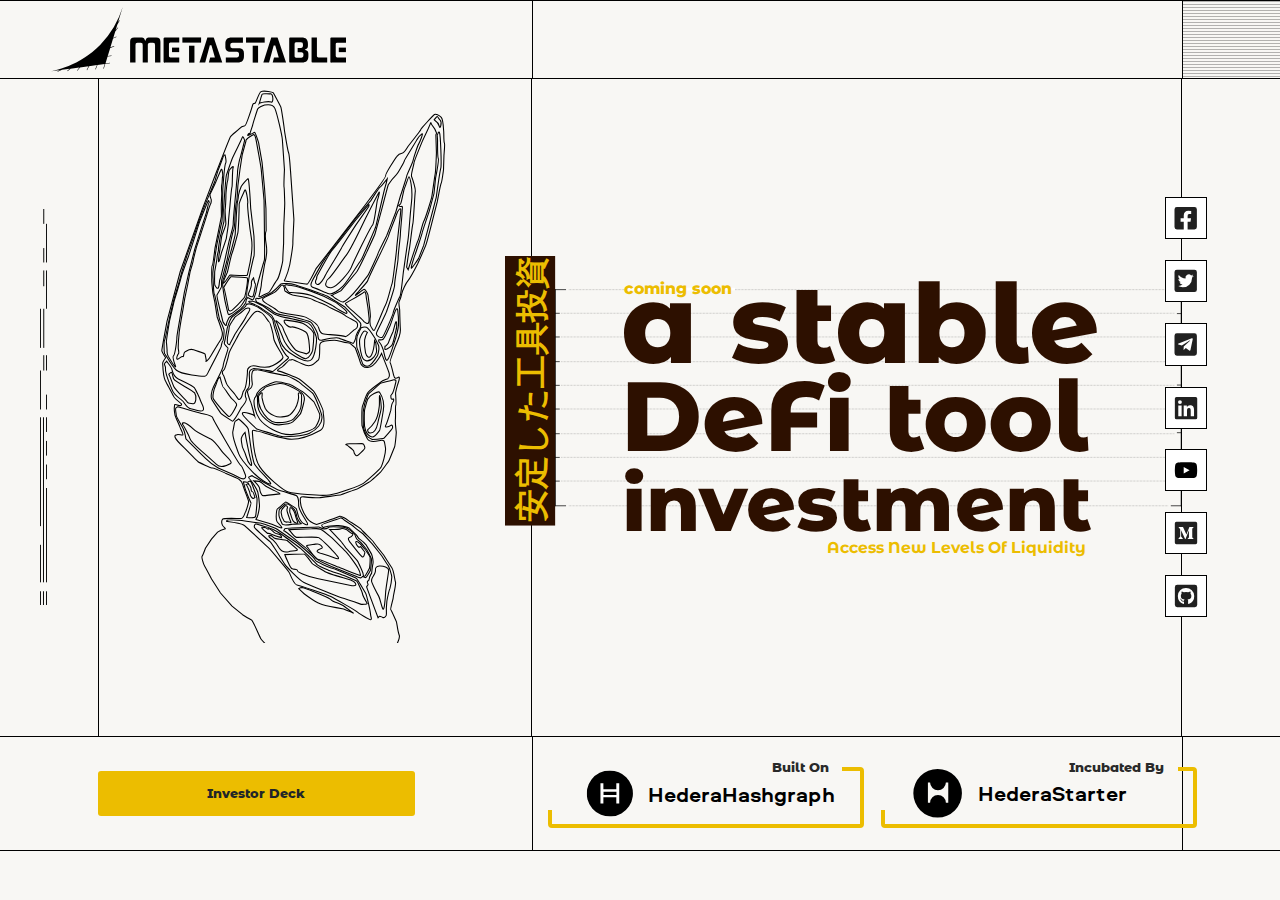
<file: index.html>
<!DOCTYPE html>
<html lang="en">
   <head>
      <meta charset="utf-8" />
      <title>Metastable</title>
      <meta name="viewport" content="width=device-width, initial-scale=1.0">
      <meta content="Themesbrand" name="author" />
      <!-- favicon -->
      <link href='https://fonts.googleapis.com/css2?family=Montserrat+Alternates:wght@400;500;600;700;800&family=Inter:wght@400;500;600;700;800;900&&display=swap' rel='stylesheet'>
      <link href="//db.onlinewebfonts.com/c/2c6dd99c8177ce4f663e78bdcb46d157?family=Aeroport:wght@400;500;600;700;800&family=Inter:wght@400;500;600;700;800;900&&display=swap" rel="stylesheet" type="text/css"/> 
      <link href="//db.onlinewebfonts.com/c/65bc33163d4be2306680cb016b4b34dd?family=Aeroport:wght@400;500;600;700;800&family=Inter:wght@400;500;600;700;800;900&&display=swap" rel="stylesheet" type="text/css"/> 
      <!-- css -->
      <link href="css/bootstrap.min.css" rel="stylesheet" type="text/css" />
      <link href="css/materialdesignicons.min.css" rel="stylesheet" type="text/css" />
      <link href="css/style.css" rel="stylesheet" type="text/css" />
   </head>
   <body onload="myFunction()" >
      <!-- <div id="preloader">
         <svg class="loader" xmlns="http://www.w3.org/2000/svg" viewBox="0 0 340 340">
            <circle cx="170" cy="170" r="160" stroke="#ECBD00"/>
            <circle cx="170" cy="170" r="135" stroke="#2D1000"/>
            <circle cx="170" cy="170" r="110" stroke="#ECBD00"/>
            <circle cx="170" cy="170" r="85" stroke="#2D1000"/>
         </svg>
      </div> -->
      <div class="webflow">
         <!--Navbar Start-->
         <div class="maincontent"id="myDiv">
            <div class="row border-column">
               <div class="col-lg-5  border-column-header-cat-top d-flex justify-content-start align-items-center">
                  <a class="logo" href="index.html">
                  <img src="./images/logo.svg" alt="" class="logo-dark"  />
                  </a>
               </div>
               <div class="col-lg-6 border-column-banner-top d-flex justify-content-center align-items-center">
                  <!-- <ul class="navbar-nav mx-auto navbar-center" id="navbar-navlist">
                     <li class="nav-item">
                        <a data-scroll href="#home" class="nav-link">trade</a>
                     </li>
                     <li class="nav-item">
                        <a data-scroll href="#features" class="nav-link">about</a>
                     </li>
                     <li class="nav-item">
                        <a data-scroll href="#pricing" class="nav-link">pool</a>
                     </li>
                     <li class="nav-item">
                        <a data-scroll href="#blog" class="nav-link">NFTs</a>
                     </li>
                     </ul> -->
               </div>
               <div class="col-lg-1 bg-right offgrid-height d-flex justify-content-center align-items-center">
                  <!-- <img src="images/rightlines.svg" alt="" class="logo-dark"  /> -->
               </div>
            </div>
            <!-- Navbar End -->
            <!-- Hero Start -->
            <section id="home">
               <div class="row row-eq-height  justify-content-center" style="height: 73vh;">
                  <div class="col-lg-1 d-flex align-items-center ">
                     <img src="images/leftart.svg" alt="" class="img-fluid d-block mx-auto">
                  </div>
                  <div class="col-lg-4 border-column cat-banner-border">
                     <div class=" mt-5 mt-lg-0">
                        <img src="images/bannerimg.svg" alt="" class="banner-cat img-fluid d-block mx-auto">
                     </div>
                  </div>
                  <div class="col-lg-6  border-column main-banner-border">
                     <div class="test bgbanner">
                        <!-- <h1 class="hero-1-title-1">
                           <span class="firsth1">a stable</span>   <br>
                           <span class="firsth2">DeFi tool</span>   <br>
                           <span class="firsth3">investment</span>
                           </h1> -->
                     </div>
                  </div>
                  <div class="col-lg-1 socmediabg">
                     <div class="socicons">
                        <svg xmlns="http://www.w3.org/2000/svg" width="42" height="420" viewBox="0 0 42 420">
                           <g id="Group_233" data-name="Group 233" transform="translate(-1759 -330)">
                              <g id="Group_229" data-name="Group 229">
                                 <g id="Group_228" data-name="Group 228" transform="translate(0 6)">
                                    <g id="Group_225" data-name="Group 225" transform="translate(0 -96)">
                                       <g class="soc_hov" id="Rectangle_25" data-name="Rectangle 25" transform="translate(1759 546)" fill="#fff" stroke="#000" stroke-width="1">
                                          <rect width="42" height="43" stroke="none"/>
                                          <rect x="0.5" y="0.5" width="41" height="42" fill="none"/>
                                       </g>
                                       <path id="Union_2" data-name="Union 2" d="M5284.4,29.373a2.4,2.4,0,0,1-2.4-2.4V9.4a2.4,2.4,0,0,1,2.4-2.4h17.579a2.4,2.4,0,0,1,2.4,2.4V26.976a2.4,2.4,0,0,1-2.4,2.4Z" transform="translate(-3513.501 549.282)" fill="#202020"/>
                                       <path id="Icon_awesome-telegram-plane" data-name="Icon awesome-telegram-plane" d="M14.737,5.656l-2.23,10.517c-.168.742-.607.927-1.231.577l-3.4-2.5-1.64,1.577a.853.853,0,0,1-.683.333L5.8,12.7l6.3-5.691c.274-.244-.059-.379-.426-.135l-7.786,4.9L.535,10.724c-.729-.228-.742-.729.152-1.079L13.8,4.594C14.4,4.366,14.935,4.729,14.737,5.656Z" transform="translate(1771.944 556.744)" fill="#fff"/>
                                    </g>
                                    <a href="https://www.linkedin.com/company/themetastable/about/" target="_blank"  >
                                       <g id="Group_224" data-name="Group 224" transform="translate(0 -97)">
                                          <g class="soc_hov" id="Rectangle_24" data-name="Rectangle 24" transform="translate(1759 611)" fill="#fff" stroke="#000" stroke-width="1">
                                             <rect width="42" height="42" stroke="none"/>
                                             <rect x="0.5" y="0.5" width="41" height="41" fill="none"/>
                                          </g>
                                          <path id="Icon_awesome-linkedin" data-name="Icon awesome-linkedin" d="M20.775,2.25H1.593A1.605,1.605,0,0,0,0,3.863V23.01a1.605,1.605,0,0,0,1.593,1.613H20.775a1.609,1.609,0,0,0,1.6-1.613V3.863A1.609,1.609,0,0,0,20.775,2.25ZM6.762,21.427H3.446V10.75H6.767V21.427ZM5.1,9.292A1.923,1.923,0,1,1,7.027,7.369,1.924,1.924,0,0,1,5.1,9.292ZM19.192,21.427H15.876V16.233c0-1.239-.025-2.832-1.723-2.832-1.728,0-1.993,1.348-1.993,2.742v5.284H8.845V10.75h3.181v1.458h.045a3.493,3.493,0,0,1,3.141-1.723c3.356,0,3.98,2.212,3.98,5.089Z" transform="translate(1768.85 618.702)" fill="#202020"/>
                                       </g>
                                    </a>
                                    <a href="https://twitter.com/themetastable" target="_blank">
                                       <g id="Group_226" data-name="Group 226" transform="translate(0 -95)">
                                          <g class="soc_hov" id="Rectangle_26" data-name="Rectangle 26" transform="translate(1759 482)" fill="#fff" stroke="#000" stroke-width="1">
                                             <rect width="42" height="42" stroke="none"/>
                                             <rect x="0.5" y="0.5" width="41" height="41" fill="none"/>
                                          </g>
                                          <path id="Icon_awesome-twitter-square" data-name="Icon awesome-twitter-square" d="M19.976,2.25H2.4A2.4,2.4,0,0,0,0,4.647V22.226a2.4,2.4,0,0,0,2.4,2.4H19.976a2.4,2.4,0,0,0,2.4-2.4V4.647A2.4,2.4,0,0,0,19.976,2.25Zm-2.442,7.931c.01.14.01.285.01.424a9.255,9.255,0,0,1-9.319,9.319A9.276,9.276,0,0,1,3.2,18.456a6.9,6.9,0,0,0,.789.04A6.567,6.567,0,0,0,8.05,17.1a3.28,3.28,0,0,1-3.061-2.272,3.53,3.53,0,0,0,1.478-.06,3.276,3.276,0,0,1-2.622-3.216v-.04a3.273,3.273,0,0,0,1.478.415A3.268,3.268,0,0,1,3.865,9.2,3.234,3.234,0,0,1,4.31,7.544a9.3,9.3,0,0,0,6.752,3.426A3.282,3.282,0,0,1,16.65,7.978a6.418,6.418,0,0,0,2.078-.789,3.267,3.267,0,0,1-1.438,1.8,6.518,6.518,0,0,0,1.888-.509A6.894,6.894,0,0,1,17.534,10.181Z" transform="translate(1768.499 489.414)" fill="#202020"/>
                                       </g>
                                    </a>
                                    <a href="https://www.facebook.com/MetaStable-112704811313750/?ref=page_internal" target="_blank">
                                       <g id="Group_227" data-name="Group 227" transform="translate(0 -93)">
                                          <g class="soc_hov" id="Rectangle_27" data-name="Rectangle 27" transform="translate(1759 417)" fill="#fff" stroke="#000" stroke-width="1">
                                             <rect width="42" height="42" stroke="none"/>
                                             <rect x="0.5" y="0.5" width="41" height="41" fill="none"/>
                                          </g>
                                          <path id="Icon_awesome-facebook-square" data-name="Icon awesome-facebook-square" d="M19.976,2.25H2.4A2.4,2.4,0,0,0,0,4.647V22.226a2.4,2.4,0,0,0,2.4,2.4H9.252V17.017H6.105v-3.58H9.252V10.708c0-3.1,1.848-4.818,4.678-4.818a19.061,19.061,0,0,1,2.773.242V9.178H15.141a1.79,1.79,0,0,0-2.019,1.934v2.325h3.435l-.549,3.58H13.122v7.606h6.854a2.4,2.4,0,0,0,2.4-2.4V4.647A2.4,2.4,0,0,0,19.976,2.25Z" transform="translate(1768.499 424.795)" fill="#202020"/>
                                       </g>
                                    </a>
                                    <a href="https://www.youtube.com/channel/UCaOf3vILrHwAvVyobNn3mXA/featured" target="_blank">
                                       <g id="Group_221" data-name="Group 221" transform="translate(0 -99)">
                                          <g class="soc_hov" id="Rectangle_295" data-name="Rectangle 295" transform="translate(1759 675)" fill="#fff" stroke="#000" stroke-width="1">
                                             <rect width="42" height="42" stroke="none"/>
                                             <rect x="0.5" y="0.5" width="41" height="41" fill="none"/>
                                          </g>
                                          <path id="Icon_awesome-youtube" data-name="Icon awesome-youtube" d="M22.956,6.961a2.811,2.811,0,0,0-1.978-1.991C19.233,4.5,12.237,4.5,12.237,4.5s-7,0-8.741.471A2.811,2.811,0,0,0,1.517,6.961a29.491,29.491,0,0,0-.468,5.42,29.491,29.491,0,0,0,.468,5.42A2.769,2.769,0,0,0,3.5,19.761c1.745.471,8.741.471,8.741.471s7,0,8.741-.471A2.769,2.769,0,0,0,22.956,17.8a29.491,29.491,0,0,0,.468-5.42,29.491,29.491,0,0,0-.468-5.42ZM9.949,15.708V9.055L15.8,12.382,9.949,15.708Z" transform="translate(1767.763 683.866)"/>
                                       </g>
                                    </a>
                                    <a href="https://medium.com/@themetastable" target="_blank">
                                       <g id="Group_222" data-name="Group 222" transform="translate(0 -97)">
                                          <g class="soc_hov" id="Rectangle_296" data-name="Rectangle 296" transform="translate(1759 736)" fill="#fff" stroke="#000" stroke-width="1">
                                             <rect width="42" height="42" stroke="none"/>
                                             <rect x="0.5" y="0.5" width="41" height="41" fill="none"/>
                                          </g>
                                          <path id="Union_1" data-name="Union 1" d="M5283.593,29.373A1.606,1.606,0,0,1,5282,27.76V8.613A1.606,1.606,0,0,1,5283.593,7h19.182a1.609,1.609,0,0,1,1.6,1.613V27.76a1.609,1.609,0,0,1-1.6,1.613Z" transform="translate(-3513.188 738.813)" fill="#202020"/>
                                          <path id="Icon_awesome-medium-m" data-name="Icon awesome-medium-m" d="M2.8,6.959a.593.593,0,0,0-.192-.5L1.19,4.754V4.5h4.4L9,11.964,11.988,4.5h4.2v.254L14.974,5.916a.354.354,0,0,0-.135.339V14.8a.354.354,0,0,0,.135.339L16.158,16.3v.254H10.2V16.3l1.228-1.19c.119-.119.119-.157.119-.339v-6.9L8.135,16.529H7.674L3.705,7.866v5.806a.791.791,0,0,0,.22.666l1.6,1.934v.254H1v-.251l1.6-1.937a.765.765,0,0,0,.2-.666Z" transform="translate(1771.408 746.474)" fill="#fff"/>
                                       </g>
                                    </a>
                                    <g id="Group_223" data-name="Group 223" transform="translate(0 -93)">
                                       <g class="soc_hov" id="Rectangle_298" data-name="Rectangle 298" transform="translate(1759 795)" fill="#fff" stroke="#000" stroke-width="1">
                                          <rect width="42" height="42" stroke="none"/>
                                          <rect x="0.5" y="0.5" width="41" height="41" fill="none"/>
                                       </g>
                                       <path id="Icon_awesome-github-square" data-name="Icon awesome-github-square" d="M19.976,2.25H2.4A2.4,2.4,0,0,0,0,4.647V22.226a2.4,2.4,0,0,0,2.4,2.4H19.976a2.4,2.4,0,0,0,2.4-2.4V4.647A2.4,2.4,0,0,0,19.976,2.25ZM13.849,21.412c-.42.075-.574-.185-.574-.4,0-.27.01-1.648.01-2.762a1.946,1.946,0,0,0-.564-1.533c1.848-.2,3.8-.459,3.8-3.651a2.564,2.564,0,0,0-.854-1.948,3.123,3.123,0,0,0-.085-2.247c-.694-.215-2.282.894-2.282.894a7.856,7.856,0,0,0-4.155,0S7.551,8.657,6.857,8.872a3.1,3.1,0,0,0-.085,2.247,2.508,2.508,0,0,0-.779,1.948c0,3.176,1.863,3.446,3.711,3.651a1.81,1.81,0,0,0-.529,1.114,1.752,1.752,0,0,1-2.412-.694,1.74,1.74,0,0,0-1.273-.854c-.809-.01-.055.509-.055.509.539.25.919,1.209.919,1.209.484,1.483,2.8.984,2.8.984,0,.694.01,1.823.01,2.028s-.15.474-.574.4a8.285,8.285,0,0,1-5.6-7.906,7.925,7.925,0,0,1,8.09-8.065,8.1,8.1,0,0,1,8.3,8.065A8.209,8.209,0,0,1,13.849,21.412Zm-4.9-3.051c-.095.02-.185-.02-.195-.085s.055-.14.15-.16.185.03.195.095S9.049,18.341,8.949,18.361Zm-.474-.045c0,.065-.075.12-.175.12s-.185-.045-.185-.12.075-.12.175-.12S8.475,18.241,8.475,18.316Zm-.684-.055c-.02.065-.12.095-.2.065s-.16-.095-.14-.16.12-.095.2-.075S7.816,18.2,7.791,18.261Zm-.614-.27c-.045.055-.14.045-.215-.03s-.095-.16-.045-.2.14-.045.215.03S7.221,17.951,7.176,17.991Zm-.454-.454c-.045.03-.13,0-.185-.075s-.055-.16,0-.195.14-.01.185.065A.146.146,0,0,1,6.722,17.537ZM6.4,17.052c-.045.045-.12.02-.175-.03s-.065-.14-.02-.175.12-.02.175.03S6.442,17.017,6.4,17.052Zm-.335-.37a.094.094,0,0,1-.14.02c-.065-.03-.095-.085-.075-.13a.118.118,0,0,1,.14-.02C6.053,16.588,6.083,16.643,6.063,16.683Z" transform="translate(1768.85 802.563)" fill="#202020"/>
                                    </g>
                                 </g>
                              </g>
                           </g>
                        </svg>
                     </div>
                  </div>
               </div>
            </section>
            <section id="home">
               <div class="row row-eq-height border-column align-items-center justify-content-center">
                  <div class="col-lg-1">
                     <div class="mid-align">
                     </div>
                  </div>
                  <div class="col-lg-4 d-flex" style="padding-left: 0px;">
                        <a href="https://docsend.com/view/js8msdw2wx24xd3p" target="_blank" class="btn btn-custom">
                           Investor Deck
                        </a>
                  </div>
                  <div class="col-lg-6  border-column img-tag-border brand-icons">
                     <div class="">
                        <div class="d-flex justify-content-center">
                           <div class="row">
                              <div class="col-lg-4">
                                 <svg xmlns="http://www.w3.org/2000/svg" xmlns:xlink="http://www.w3.org/1999/xlink" width="319" height="69" viewBox="0 0 319 69">
                                    <defs>
                                      <clipPath id="clip-path">
                                        <rect id="Rectangle_181" data-name="Rectangle 181" width="46.224" height="46.224" fill="none"/>
                                      </clipPath>
                                    </defs>
                                    <g id="Group_239" data-name="Group 239" transform="translate(-1000 -905)">
                                      <g id="Group_221" data-name="Group 221" transform="translate(-167)">
                                        <g id="Rectangle_176" data-name="Rectangle 176" transform="translate(1170 974) rotate(-90)" fill="none" stroke="#ecbd00" stroke-width="4">
                                          <rect width="61" height="316" rx="4" stroke="none"/>
                                          <rect x="2" y="2" width="57" height="312" rx="2" fill="none"/>
                                        </g>
                                        <rect id="Rectangle_177" data-name="Rectangle 177" width="297" height="51" transform="translate(1167 905)" fill="#f8f7f4"/>
                                        <text id="Built_On" data-name="Built On" transform="translate(1423 918)" fill="#292929" font-size="13" font-family="MontserratAlternates-ExtraBold, Montserrat Alternates" font-weight="800"><tspan x="-28.58" y="0">Built On</tspan></text>
                                      </g>
                                      <g id="Group_234" data-name="Group 234" transform="translate(7071.737 -2602.483)">
                                        <text id="HederaHashgraph" transform="translate(-5968.474 3550.213)" font-size="21" font-family="Aeroport" font-weight="700"><tspan x="0" y="0">Hedera</tspan><tspan y="0" font-family="Aeroport" font-weight="400">Hashgraph</tspan></text>
                                        <g id="Group_231" data-name="Group 231" transform="translate(-6030 3518.871)">
                                          <g id="Group_230" data-name="Group 230" transform="translate(0 0)" clip-path="url(#clip-path)">
                                            <path id="Path_672" data-name="Path 672" d="M23.112.066A23.112,23.112,0,1,0,39.455,6.835,23.115,23.115,0,0,0,23.112.066" transform="translate(0 -0.066)"/>
                                            <path id="Path_673" data-name="Path 673" d="M33.307,33.925H30.372v-6.24H17.453v6.24H14.517V13.69h2.936v6.09h12.92V13.69h2.935ZM17.591,25.35H30.51V22.126H17.591Z" transform="translate(-0.8 -0.817)" fill="#fff"/>
                                          </g>
                                        </g>
                                      </g>
                                    </g>
                                  </svg>
                                  
                              </div>
                              <div class="col-lg-2" >
                              </div>
                              <div class="col-lg-4">
                                 <svg xmlns="http://www.w3.org/2000/svg" width="328" height="69" viewBox="0 0 328 69">
                                    <g id="Group_240" data-name="Group 240" transform="translate(-1329 -905)">
                                      <g id="Rectangle_182" data-name="Rectangle 182" transform="translate(1341 974) rotate(-90)" fill="none" stroke="#ecbd00" stroke-width="4">
                                        <rect width="61" height="316" rx="4" stroke="none"/>
                                        <rect x="2" y="2" width="57" height="312" rx="2" fill="none"/>
                                      </g>
                                      <g id="Group_222" data-name="Group 222" transform="translate(-115.3)">
                                        <rect id="Rectangle_167" data-name="Rectangle 167" width="309" height="51" transform="translate(1444.3 905)" fill="#f8f7f4"/>
                                        <text id="Incubated_By" data-name="Incubated By" transform="translate(1692.3 918)" fill="#292929" font-size="13" font-family="MontserratAlternates-ExtraBold, Montserrat Alternates" font-weight="800"><tspan x="-48.009" y="0">Incubated By</tspan></text>
                                      </g>
                                      <g id="Group_236" data-name="Group 236" transform="translate(-133.231 -10.803)">
                                        <g id="Group_235" data-name="Group 235" transform="translate(1576.576 935.803)">
                                          <text id="Hedera" transform="translate(-5 22)" font-size="21" font-family="Aeroport"><tspan x="0" y="0">Hedera</tspan></text>
                                          <text id="Starter" transform="translate(68.655 22.01)" font-size="21" font-family="Aeroport"><tspan x="0" y="0">Sta</tspan><tspan y="0" letter-spacing="0.022em">r</tspan><tspan y="0" letter-spacing="-0.012em">t</tspan><tspan y="0">er</tspan></text>
                                        </g>
                                        <path id="Path_674" data-name="Path 674" d="M374.811,48.606a24.3,24.3,0,1,0-24.3-24.3,24.3,24.3,0,0,0,24.3,24.3m.352-27.38a7.913,7.913,0,0,0,7.911-7.724h2.363V33.849h-2.361v-.012a7.913,7.913,0,0,0-15.826,0v.012h-2.16V13.5h2.163a7.911,7.911,0,0,0,7.91,7.724" transform="translate(1156.052 925.803)" fill-rule="evenodd"/>
                                      </g>
                                    </g>
                                  </svg>
                                  
                              </div>
                           </div>
                        </div>
                     </div>
                  </div>
                  <div class="col-lg-1 ">
                     <div class="mid-align">
                     </div>
                  </div>
               </div>
            </section>
         </div>
      </div>
      <div class="mobileflow">
         <!--Navbar Start-->
         <!-- <div id="preloader">
            <svg class="loadermob" xmlns="http://www.w3.org/2000/svg" viewBox="0 0 340 340">
                <circle cx="170" cy="170" r="160" stroke="#ECBD00"/>
                <circle cx="170" cy="170" r="135" stroke="#2D1000"/>
                <circle cx="170" cy="170" r="110" stroke="#ECBD00"/>
                <circle cx="170" cy="170" r="85" stroke="#2D1000"/>
            </svg>
            
            </div> -->
         <div class="maincontent"id="myDivmob">
            <div class="row " style="height: 103px;background: #2D1000;">
               <div class="col-12 d-flex justify-content-center align-items-center">
                  <a class="logo" href="index.html">
                  <img src="./images/mobile_logo.svg" alt=""/>
                  </a>
               </div>
            </div>
            <div class="row d-flex justify-content-center align-items-center">
               <div class="col-12 d-flex justify-content-center align-items-center" >
                  <img src="./images/commingsoonmobile.svg" alt="" style="margin-left: 4px;"/>
               </div>
            </div>
            <!-- Navbar End -->
            <!-- Hero Start -->
            <section id="home" class="border-column-mobile">
               <div class="container">
                  <div class="row row-eq-height  justify-content-center">
                     <div class="col-lg-12 ">
                        <div class="mt-lg-0">
                           <img src="images/bannerimg.svg" alt="" class="banner-cat img-fluid d-block mx-auto">
                        </div>
                     </div>
                     <div class="col-lg-12 d-flex justify-content-center">
                        <div class="socicons-mob">
                           <svg xmlns="http://www.w3.org/2000/svg" width="302" height="30" viewBox="0 0 302 30">
                              <g id="Group_233" data-name="Group 233" transform="translate(-36 -483)">
                                 <a href="https://www.facebook.com/MetaStable-112704811313750/?ref=page_internal" target="_blank">
                                    <g class="soc_hov" id="Group_52" data-name="Group 52" transform="translate(4446 -781)">
                                       <g id="Rectangle_27" data-name="Rectangle 27" transform="translate(-4365 1264)" fill="#fff" stroke="#000" stroke-width="1">
                                          <rect width="30" height="30" stroke="none"/>
                                          <rect x="0.5" y="0.5" width="29" height="29" fill="none"/>
                                       </g>
                                       <path id="Icon_awesome-facebook-square" data-name="Icon awesome-facebook-square" d="M14.221,2.25H1.706A1.706,1.706,0,0,0,0,3.956V16.471a1.706,1.706,0,0,0,1.706,1.706H6.586V12.762H4.346V10.213h2.24V8.271a3.111,3.111,0,0,1,3.33-3.43,13.569,13.569,0,0,1,1.974.172V7.182H10.778A1.274,1.274,0,0,0,9.341,8.559v1.655h2.445L11.4,12.762H9.341v5.415h4.879a1.706,1.706,0,0,0,1.706-1.706V3.956A1.706,1.706,0,0,0,14.221,2.25Z" transform="translate(-4358.213 1268.75)"/>
                                    </g>
                                 </a>
                                 <a href="https://twitter.com/themetastable" target="_blank">
                                    <g id="Group_53" data-name="Group 53" transform="translate(4492 -827)">
                                       <g class="soc_hov" id="Rectangle_26" data-name="Rectangle 26" transform="translate(-4365 1310)" fill="#fff" stroke="#000" stroke-width="1">
                                          <rect width="30" height="30" stroke="none"/>
                                          <rect x="0.5" y="0.5" width="29" height="29" fill="none"/>
                                       </g>
                                       <path id="Icon_awesome-twitter-square" data-name="Icon awesome-twitter-square" d="M14.221,2.25H1.706A1.707,1.707,0,0,0,0,3.956V16.471a1.707,1.707,0,0,0,1.706,1.706H14.221a1.707,1.707,0,0,0,1.706-1.706V3.956A1.707,1.707,0,0,0,14.221,2.25ZM12.482,7.9c.007.1.007.2.007.3a6.589,6.589,0,0,1-6.634,6.634,6.6,6.6,0,0,1-3.58-1.045,4.912,4.912,0,0,0,.562.028,4.675,4.675,0,0,0,2.894-1A2.335,2.335,0,0,1,3.552,11.2,2.513,2.513,0,0,0,4.6,11.159,2.332,2.332,0,0,1,2.737,8.87V8.841a2.33,2.33,0,0,0,1.052.3A2.327,2.327,0,0,1,2.752,7.2a2.3,2.3,0,0,1,.316-1.177A6.62,6.62,0,0,0,7.875,8.457a2.337,2.337,0,0,1,3.978-2.13,4.569,4.569,0,0,0,1.479-.562,2.326,2.326,0,0,1-1.024,1.283,4.64,4.64,0,0,0,1.344-.363A4.908,4.908,0,0,1,12.482,7.9Z" transform="translate(-4358.213 1314.75)"/>
                                    </g>
                                 </a>
                                 <g id="Group_54" data-name="Group 54" transform="translate(4537 -873)">
                                    <g class="soc_hov" id="Rectangle_25" data-name="Rectangle 25" transform="translate(-4365 1356)" fill="#fff" stroke="#000" stroke-width="1">
                                       <rect width="30" height="30" stroke="none"/>
                                       <rect x="0.5" y="0.5" width="29" height="29" fill="none"/>
                                    </g>
                                    <path id="Icon_awesome-github-square" data-name="Icon awesome-github-square" d="M14.221,2.25H1.706A1.707,1.707,0,0,0,0,3.956V16.471a1.707,1.707,0,0,0,1.706,1.706H14.221a1.707,1.707,0,0,0,1.706-1.706V3.956A1.707,1.707,0,0,0,14.221,2.25ZM9.858,15.891c-.3.053-.409-.132-.409-.284,0-.192.007-1.173.007-1.966a1.385,1.385,0,0,0-.4-1.091c1.315-.146,2.7-.327,2.7-2.6a1.825,1.825,0,0,0-.608-1.387,2.223,2.223,0,0,0-.06-1.6c-.494-.153-1.625.636-1.625.636a5.593,5.593,0,0,0-2.958,0s-1.131-.789-1.625-.636a2.206,2.206,0,0,0-.06,1.6A1.786,1.786,0,0,0,4.266,9.95c0,2.261,1.326,2.453,2.641,2.6a1.289,1.289,0,0,0-.377.793,1.247,1.247,0,0,1-1.717-.494,1.239,1.239,0,0,0-.907-.608c-.576-.007-.039.363-.039.363.384.178.654.86.654.86.345,1.056,1.994.7,1.994.7,0,.494.007,1.3.007,1.443s-.107.338-.409.284a5.9,5.9,0,0,1-3.989-5.628A5.642,5.642,0,0,1,7.885,4.522a5.768,5.768,0,0,1,5.909,5.742A5.844,5.844,0,0,1,9.858,15.891ZM6.371,13.719c-.068.014-.132-.014-.139-.06s.039-.1.107-.114.132.021.139.068S6.442,13.7,6.371,13.719Zm-.338-.032c0,.046-.053.085-.124.085s-.132-.032-.132-.085S5.83,13.6,5.9,13.6,6.033,13.634,6.033,13.687Zm-.487-.039c-.014.046-.085.068-.146.046s-.114-.068-.1-.114.085-.068.146-.053S5.564,13.6,5.546,13.648Zm-.437-.192c-.032.039-.1.032-.153-.021s-.068-.114-.032-.146.1-.032.153.021S5.141,13.427,5.109,13.456Zm-.324-.324c-.032.021-.092,0-.132-.053s-.039-.114,0-.139.1-.007.132.046A.1.1,0,0,1,4.785,13.132Zm-.231-.345c-.032.032-.085.014-.124-.021s-.046-.1-.014-.124.085-.014.124.021S4.586,12.763,4.554,12.787Zm-.238-.263a.067.067,0,0,1-.1.014c-.046-.021-.068-.06-.053-.092a.084.084,0,0,1,.1-.014C4.309,12.457,4.33,12.5,4.316,12.524Z" transform="translate(-4358.213 1360.75)"/>
                                    <rect id="Rectangle_34" data-name="Rectangle 34" width="13" height="12" transform="translate(-4357 1365)"/>
                                    <path id="Icon_awesome-telegram-plane" data-name="Icon awesome-telegram-plane" d="M10.491,5.331,8.9,12.818c-.12.528-.432.66-.876.411L5.609,11.447,4.442,12.569a.607.607,0,0,1-.486.237l.174-2.464L8.613,6.292c.195-.174-.042-.27-.3-.1L2.767,9.685.381,8.938c-.519-.162-.528-.519.108-.768l9.333-3.6C10.254,4.413,10.632,4.671,10.491,5.331Z" transform="translate(-4355.761 1362.024)" fill="#fff"/>
                                 </g>
                                 <a href="https://www.linkedin.com/company/themetastable/about/">
                                    <g id="Group_55" data-name="Group 55" transform="translate(4582 -919)">
                                       <g class="soc_hov" id="Rectangle_24" data-name="Rectangle 24" transform="translate(-4365 1402)" fill="#fff" stroke="#000" stroke-width="1">
                                          <rect width="30" height="30" stroke="none"/>
                                          <rect x="0.5" y="0.5" width="29" height="29" fill="none"/>
                                       </g>
                                       <path id="Icon_awesome-linkedin" data-name="Icon awesome-linkedin" d="M14.789,2.25H1.134A1.143,1.143,0,0,0,0,3.4v13.63a1.143,1.143,0,0,0,1.134,1.148H14.789a1.146,1.146,0,0,0,1.138-1.148V3.4A1.146,1.146,0,0,0,14.789,2.25ZM4.814,15.9H2.453V8.3H4.817v7.6ZM3.633,7.263A1.369,1.369,0,1,1,5,5.894,1.369,1.369,0,0,1,3.633,7.263ZM13.662,15.9H11.3V12.2c0-.882-.018-2.016-1.227-2.016-1.23,0-1.418.96-1.418,1.952V15.9H6.3V8.3H8.561V9.339h.032a2.486,2.486,0,0,1,2.236-1.227c2.389,0,2.833,1.575,2.833,3.623Z" transform="translate(-4357.963 1406.786)"/>
                                    </g>
                                 </a>
                                 <a href="https://www.youtube.com/channel/UCaOf3vILrHwAvVyobNn3mXA/featured" target="_blank">
                                    <g id="Group_230" data-name="Group 230" transform="translate(3346 -31)">
                                       <g class="soc_hov" id="Rectangle_295" data-name="Rectangle 295" transform="translate(-3310 514)" fill="#fff" stroke="#000" stroke-width="1">
                                          <rect width="30" height="30" stroke="none"/>
                                          <rect x="0.5" y="0.5" width="29" height="29" fill="none"/>
                                       </g>
                                       <path id="Icon_awesome-youtube" data-name="Icon awesome-youtube" d="M16.7,6.258a2.008,2.008,0,0,0-1.413-1.422A47.455,47.455,0,0,0,9.041,4.5,47.455,47.455,0,0,0,2.8,4.836,2.008,2.008,0,0,0,1.384,6.258,21.065,21.065,0,0,0,1.05,10.13,21.065,21.065,0,0,0,1.384,14,1.978,1.978,0,0,0,2.8,15.4a47.455,47.455,0,0,0,6.244.336,47.455,47.455,0,0,0,6.244-.336A1.978,1.978,0,0,0,16.7,14a21.065,21.065,0,0,0,.334-3.872A21.065,21.065,0,0,0,16.7,6.258ZM7.406,12.506V7.754l4.177,2.376L7.406,12.506Z" transform="translate(-3304.041 519.047)"/>
                                    </g>
                                 </a>
                                 <a href="https://medium.com/@themetastable" target="_blank">
                                    <g id="Group_231" data-name="Group 231" transform="translate(3573 -94)">
                                       <g class="soc_hov" id="Rectangle_296" data-name="Rectangle 296" transform="translate(-3310 577)" fill="#fff" stroke="#000" stroke-width="1">
                                          <rect width="30" height="30" stroke="none"/>
                                          <rect x="0.5" y="0.5" width="29" height="29" fill="none"/>
                                       </g>
                                       <path id="Union_1" data-name="Union 1" d="M1.138,15.981A1.147,1.147,0,0,1,0,14.829V1.152A1.147,1.147,0,0,1,1.138,0h13.7a1.149,1.149,0,0,1,1.142,1.152V14.829a1.149,1.149,0,0,1-1.142,1.152Z" transform="translate(-3302.991 584.009)" fill="#202020"/>
                                       <path id="Icon_awesome-medium-m" data-name="Icon awesome-medium-m" d="M2.284,6.256A.423.423,0,0,0,2.147,5.9L1.135,4.682V4.5H4.28L6.711,9.831,8.848,4.5h3v.182l-.866.83a.253.253,0,0,0-.1.242v6.1a.253.253,0,0,0,.1.242l.846.83v.182H7.572v-.182l.877-.85c.085-.085.085-.112.085-.242V6.9L6.1,13.092h-.33L2.932,6.9v4.147a.565.565,0,0,0,.157.475l1.139,1.382v.182H1V12.91l1.139-1.384a.546.546,0,0,0,.146-.475Z" transform="translate(-3301.423 583.196)" fill="#fff"/>
                                    </g>
                                 </a>
                                 <g id="Group_232" data-name="Group 232" transform="translate(3618 -157)">
                                    <g class="soc_hov" id="Rectangle_298" data-name="Rectangle 298" transform="translate(-3310 640)" fill="#fff" stroke="#000" stroke-width="1">
                                       <rect width="30" height="30" stroke="none"/>
                                       <rect x="0.5" y="0.5" width="29" height="29" fill="none"/>
                                    </g>
                                    <path id="Icon_awesome-github-square-2" data-name="Icon awesome-github-square" d="M14.269,2.25H1.712A1.713,1.713,0,0,0,0,3.962V16.519a1.713,1.713,0,0,0,1.712,1.712H14.269a1.713,1.713,0,0,0,1.712-1.712V3.962A1.713,1.713,0,0,0,14.269,2.25ZM9.892,15.937c-.3.054-.41-.132-.41-.285,0-.193.007-1.177.007-1.973a1.39,1.39,0,0,0-.4-1.1c1.32-.146,2.711-.328,2.711-2.608a1.831,1.831,0,0,0-.61-1.391,2.231,2.231,0,0,0-.061-1.605c-.5-.153-1.63.639-1.63.639a5.612,5.612,0,0,0-2.968,0S5.394,6.827,4.9,6.98a2.214,2.214,0,0,0-.061,1.605,1.792,1.792,0,0,0-.556,1.391c0,2.269,1.331,2.461,2.65,2.608a1.293,1.293,0,0,0-.378.8,1.252,1.252,0,0,1-1.723-.5,1.243,1.243,0,0,0-.91-.61c-.578-.007-.039.364-.039.364.385.178.656.863.656.863.346,1.059,2,.7,2,.7,0,.5.007,1.3.007,1.448s-.107.339-.41.285a5.918,5.918,0,0,1-4-5.647A5.661,5.661,0,0,1,7.912,4.529a5.787,5.787,0,0,1,5.929,5.761A5.864,5.864,0,0,1,9.892,15.937Zm-3.5-2.18c-.068.014-.132-.014-.139-.061s.039-.1.107-.114.132.021.139.068S6.464,13.744,6.392,13.758Zm-.339-.032c0,.046-.054.086-.125.086s-.132-.032-.132-.086.054-.086.125-.086S6.054,13.672,6.054,13.726Zm-.489-.039c-.014.046-.086.068-.146.046s-.114-.068-.1-.114.086-.068.146-.054S5.583,13.64,5.565,13.686Zm-.439-.193c-.032.039-.1.032-.153-.021s-.068-.114-.032-.146.1-.032.153.021S5.158,13.465,5.126,13.494ZM4.8,13.169c-.032.021-.093,0-.132-.054s-.039-.114,0-.139.1-.007.132.046A.1.1,0,0,1,4.8,13.169Zm-.232-.346c-.032.032-.086.014-.125-.021s-.046-.1-.014-.125.086-.014.125.021S4.6,12.8,4.57,12.823Zm-.239-.264a.067.067,0,0,1-.1.014c-.046-.021-.068-.061-.054-.093a.084.084,0,0,1,.1-.014C4.323,12.491,4.345,12.531,4.331,12.559Z" transform="translate(-3302.964 644.759)" fill="#202020"/>
                                 </g>
                              </g>
                           </svg>
                        </div>
                     </div>
                  </div>
               </div>
            </section>
            <section id="home">
               <div class="container">
                  <div class="row row-eq-height border-banner-mobile align-items-center justify-content-center">
                     <div class="col-lg-12 mt-5">
                        <div class="test">
                           <img src="images/bkgmobile.svg" alt="" style="width: 100%;">
                        </div>
                     </div>
                  </div>
                  <div class="row mt-2 justify-content-center">
                     <div class="col-6 img-tag-border">
                        <div class="mid-align">
                           <div>
                              <svg xmlns="http://www.w3.org/2000/svg" xmlns:xlink="http://www.w3.org/1999/xlink" width="145" height="39" viewBox="0 0 145 39">
                                 <defs>
                                   <clipPath id="clip-path">
                                     <rect id="Rectangle_181" data-name="Rectangle 181" width="26.357" height="26.357" fill="none"/>
                                   </clipPath>
                                 </defs>
                                 <g id="Group_241" data-name="Group 241" transform="translate(-38 -632)">
                                   <g id="Group_226" data-name="Group 226" transform="translate(37.994 632)">
                                     <g id="Rectangle_176" data-name="Rectangle 176" transform="translate(1.006 39) rotate(-90)" fill="none" stroke="#ecbd00" stroke-width="2">
                                       <rect width="35" height="144" rx="4" stroke="none"/>
                                       <rect x="1" y="1" width="33" height="142" rx="3" fill="none"/>
                                     </g>
                                     <rect id="Rectangle_177" data-name="Rectangle 177" width="133" height="29" transform="translate(0.006)" fill="#f8f7f4"/>
                                     <text id="Built_On" data-name="Built On" transform="translate(107.006 6)" fill="#292929" font-size="6" font-family="MontserratAlternates-ExtraBold, Montserrat Alternates" font-weight="800"><tspan x="-13.191" y="0">Built On</tspan></text>
                                   </g>
                                   <g id="Group_237" data-name="Group 237" transform="translate(6078.459 -2881.925)">
                                     <text id="HederaHashgraph" transform="translate(-5998.918 3536.925)" font-size="10" font-family="Helvetica-Bold, Helvetica" font-weight="700"><tspan x="0" y="0">Hedera</tspan><tspan y="0" font-family="Helvetica" font-weight="400">Hashgraph</tspan></text>
                                     <g id="Group_231" data-name="Group 231" transform="translate(-6030 3518.925)">
                                       <g id="Group_230" data-name="Group 230" transform="translate(0 0)" clip-path="url(#clip-path)">
                                         <path id="Path_672" data-name="Path 672" d="M13.178.066A13.178,13.178,0,1,0,22.5,3.926,13.18,13.18,0,0,0,13.178.066" transform="translate(0 -0.066)"/>
                                         <path id="Path_673" data-name="Path 673" d="M25.231,25.228H23.558V21.67H16.191v3.558H14.517V13.69h1.674v3.472h7.367V13.69h1.673ZM16.27,20.338h7.367V18.5H16.27Z" transform="translate(-6.696 -6.35)" fill="#fff"/>
                                       </g>
                                     </g>
                                   </g>
                                 </g>
                               </svg>
                               
                           </div>
                        </div>
                     </div>
                     <div class="col-6 img-tag-border">
                        <div class="mid-align">
                           <div>
                              <svg xmlns="http://www.w3.org/2000/svg" width="150" height="39" viewBox="0 0 150 39">
                                 <g id="Group_242" data-name="Group 242" transform="translate(-189 -632)">
                                   <g id="Group_224" data-name="Group 224" transform="translate(188.683 631.962)">
                                     <g id="Rectangle_36" data-name="Rectangle 36" transform="translate(1.317 39.038) rotate(-90)" fill="none" stroke="#ecbd00" stroke-width="2">
                                       <rect width="35" height="149" rx="4" stroke="none"/>
                                       <rect x="1" y="1" width="33" height="147" rx="3" fill="none"/>
                                     </g>
                                     <rect id="Rectangle_167" data-name="Rectangle 167" width="136" height="29" transform="translate(0.317 0.038)" fill="#f8f7f4"/>
                                     <text id="Incubated_By" data-name="Incubated By" transform="translate(94.317 6.038)" fill="#292929" font-size="6" font-family="MontserratAlternates-ExtraBold, Montserrat Alternates" font-weight="800"><tspan x="-22.158" y="0">Incubated By</tspan></text>
                                   </g>
                                   <g id="Group_238" data-name="Group 238" transform="translate(-1303.241 -288.803)">
                                     <g id="Group_235" data-name="Group 235" transform="translate(1538.815 933.197)">
                                       <text id="Hedera" transform="translate(0 10)" font-size="10" font-family="Helvetica"><tspan x="0" y="0">Hedera</tspan></text>
                                       <text id="Starter" transform="translate(35.083 10.005)" font-size="10" font-family="Helvetica"><tspan x="0" y="0">Sta</tspan><tspan y="0" letter-spacing="0.022em">r</tspan><tspan y="0" letter-spacing="-0.012em">t</tspan><tspan y="0">er</tspan></text>
                                     </g>
                                     <path id="Path_674" data-name="Path 674" d="M363.687,26.357a13.178,13.178,0,1,0-13.179-13.178,13.178,13.178,0,0,0,13.179,13.178m.191-14.847a4.291,4.291,0,0,0,4.29-4.188h1.281V18.354h-1.28v-.006a4.291,4.291,0,0,0-8.582,0v.006h-1.171V7.321h1.173a4.29,4.29,0,0,0,4.289,4.188" transform="translate(1156.052 925.803)" fill-rule="evenodd"/>
                                   </g>
                                 </g>
                               </svg>
                               
                           </div>
                        </div>
                     </div>
                     <div class="col-6 img-tag-border mb-5">
                        <!-- <img src="./images/ocamimobile.svg" alt="" style="width: 100%;"> -->
                     </div>
                     <div class="col-12 img-tag-border mb-5">
                        <a href="https://docsend.com/view/js8msdw2wx24xd3p" target="_blank" class="btn btn-custom-mobile">
                           Investor Deck
                        </a>
                     </div>
                  </div>
               </div>
            </section>
         </div>
      </div>
      <script>
         var myVar;
         
         function myFunction() {
           myVar = setTimeout(showPage, 3000);
         }
         
         function showPage() {
           document.getElementById("loader").style.display = "none";
           document.getElementById("myDiv").style.display = "block";
         }
      </script>
      <script>
         var myVar;
         
         function myFunction() {
           myVar = setTimeout(showPage, 3000);
         }
         
         function showPage() {
           document.getElementById("loadermob").style.display = "none";
           document.getElementById("myDivmob").style.display = "block";
         }
      </script>
      <!-- javascript -->
      <script src="js/bootstrap.bundle.min.js"></script>
      <script src="js/smooth-scroll.polyfills.min.js"></script>
      <script src="js/gumshoe.polyfills.min.js"></script>
      <!-- feather icon -->
      <script src="js/feather.js"></script>
      <!-- unicons icon -->
      <script src="js/unicons.js"></script>
      <!-- Main Js -->
      <script src="js/app.js"></script>
   </body>
</html>
</file>
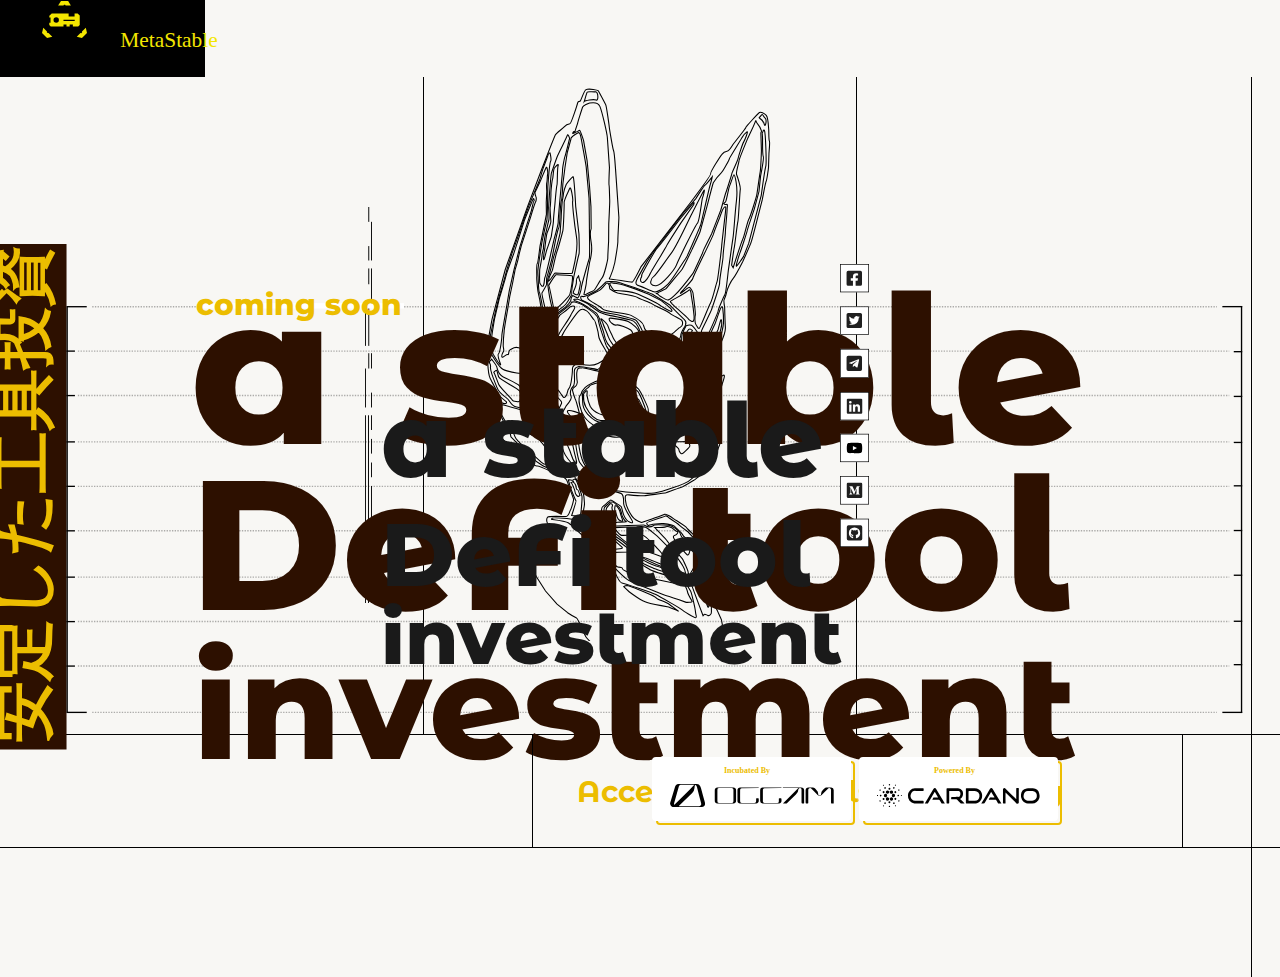
<file: mobile.html>
<!DOCTYPE html>
<html lang="en">
   <head>
      <meta charset="utf-8" />
      <title>metadata</title>
      <meta name="viewport" content="width=device-width, initial-scale=1.0">
      <meta content="Themesbrand" name="author" />
      <!-- favicon -->
      <link href='https://fonts.googleapis.com/css?family=Montserrat Alternates' rel='stylesheet'>
      <!-- css -->
      <link href="css/bootstrap.min.css" rel="stylesheet" type="text/css" />
      <link href="css/materialdesignicons.min.css" rel="stylesheet" type="text/css" />
      <link href="css/style.css" rel="stylesheet" type="text/css" />
   </head>
   <body>
      <!--Navbar Start-->
      <div class="row">
         <div class="col-lg-1 border-column bg-black offgrid-height d-flex justify-content-center">
            <a class="logo" href="index.html">
            <img src="images/MetaStable Logo.svg" alt="" class="logo-dark"  />
            </a>
         </div>
        

         <div class="col-lg-1 border-column bg-black offgrid-height d-flex justify-content-center align-items-center">
            
        <img src="images/MetaStable Typeface.svg" alt="" class="logo-dark" height="30" />
              
         </div>
      </div>
      <!-- Navbar End -->
      <!-- Hero Start -->
      <section id="home">
         <div class="row row-eq-height  justify-content-center" style="height: 73vh;">
            <div class="col-lg-1 d-flex align-items-center ">
               <img src="images/leftart.svg" alt="" class="img-fluid d-block mx-auto">
            </div>
            <div class="col-lg-4 border-column cat-banner-border">
               <div class=" mt-5 mt-lg-0">
                  <img src="images/bannerimg.svg" alt="" class="banner-cat img-fluid d-block mx-auto">
               </div>
            </div>
            <div class="col-lg-6 bgbanner border-column main-banner-border">
               <div class="">
                  <h1 class="hero-1-title-1">
                     <span class="firsth1">a stable</span>   <br>
                     <span class="firsth2">DeFi tool</span>   <br>
                     <span class="firsth3">investment</span>
                  </h1>
               </div>
            </div>
            <div class="col-lg-1 socmediabg">
                <img src="images/socmedia.svg" alt="" class="socicons">
            </div>
         </div>
      </section>
      <section id="home">
         <div class="row row-eq-height border-column align-items-center justify-content-center">
            <div class="col-lg-1">
               <div class="mid-align">
               </div>
            </div>
            <div class="col-lg-4">
               <div class="mid-align">
               </div>
            </div>
            <div class="col-lg-6  border-column img-tag-border">
               <div class="mid-align">
                  <div>
                     <img src="./images/ocami.svg" alt="">
                     <img src="./images/cardano.svg" alt="">
                  </div>
               </div>
            </div>
            <div class="col-lg-1 ">
               <div class="mid-align">
               </div>
            </div>
         </div>
      </section>
      <!-- javascript -->
      <script src="js/bootstrap.bundle.min.js"></script>
      <script src="js/smooth-scroll.polyfills.min.js"></script>
      <script src="js/gumshoe.polyfills.min.js"></script>
      <!-- feather icon -->
      <script src="js/feather.js"></script>
      <!-- unicons icon -->
      <script src="js/unicons.js"></script>
      <!-- Main Js -->
      <script src="js/app.js"></script>
   </body>
</html>
</file>
<file: css/style.css>
/* Template Name: Lezir - Responsive Bootstrap 4 Landing Page Template
   Author: Themesbrand
   Version: 2.0.0
   Created: Jan 2019
   File Description: Main Css file of the template
*/
/**********************
01.General
02.Menu
03.Components
04.Helper
05.Loader
06.Hero
07 Why Choose Us
08.Features
09.Pricing
10.Contact
11.Footer
12.Modal
***********************/
/* 
// variables.scss
*/
@import url("https://fonts.googleapis.com/css2?family=Montserrat+Alternates:wght@400;500;600;700;800&family=Inter:wght@400;500;600;700;800;900&&display=swap");
/* 
// 1. General
*/
@font-face {
  font-family: Aeroport;
  src: url(../fonts/Aeroport-Bold.ttf);
}

@font-face {
  font-family: MassEffect;
  src: url(../fonts/me123.ttf);
}
a {
  text-decoration: none !important;
  outline: none;
}
#Access_New_Levels_Of_Liquidity{
  font: normal normal 800 110px/110px "Montserrat Alternates";

}
.firsth1{
font-size: 8vw;
font-family: "Montserrat Alternates";
font-weight: 800;
letter-spacing: 0px;
color: #1A1A1A;
opacity: 1;
line-height: 16vh;
}
.firsth2{
  font-size: 7vw;
  font-family: "Montserrat Alternates";
  font-weight: 800;
  letter-spacing: 0px;
  color: #1A1A1A;
  opacity: 1;
  line-height: 9vh;
}
.firsth3{
    font-size: 6vw;
    font-family: "Montserrat Alternates";
    font-weight: 800;
    letter-spacing: 0px;
    color: #1A1A1A;
    opacity: 1;
    line-height: 9vh;
}
body {
  font-family: "Montserrat Alternates";
  color: #3b3950;
  background: #F8F7F4;
  font-weight: 500;
  overflow: hidden;
}

p {
  line-height: 1.8;
}

h1, h2, h3, h4, h5, h6 {
  font-family: "Montserrat Alternates";
  font-weight: 700;
}

.row > * {
  position: relative;
}

/* 
// 2. Menu
*/
.nav-item .nav-link {
  display: inline-block;
  color: #3b3950;
  text-decoration: none;
  font-family: "Montserrat Alternates";
}

.navbar-custom {
  padding: 15px 0px;
  width: 100%;
  border-radius: 0px;
  z-index: 999;
  margin-bottom: 0px;
  transition: all 0.5s ease-in-out;
  background-color: transparent;
}
.logo-dark {
  /* width: 80%; */
  margin-left: 5vh;
}
.bg-right{
  background-image: url(../images/rightlines.svg);
  border-right: none !important;
}
.bg-logo{
  margin-right: 3px;
}
.navbar-custom .logo .logo-dark {
  display: none;
}

.navbar-custom .logo .ligo-light {
  display: inline-block;
}

.navbar-custom .navbar-nav li a {
  line-height: 26px;
  color: rgba(59, 57, 80, 0.7);
  font-size: 15px;
  font-weight: 600;
  transition: all 0.3s;
  background-color: transparent !important;
  padding: 6px 0;
  margin: 0 20px;
}

.navbar-custom .navbar-nav li:last-child a {
  margin-right: 0px;
}

.navbar-custom .navbar-nav li .nav-link {
  padding-right: 0px;
  padding-left: 0px;
}

.navbar-custom .navbar-nav li.active a,
.navbar-custom .navbar-nav li a:hover,
.navbar-custom .navbar-nav li a:active {
  color: #5a4fdc !important;
}

.navbar-custom .navbar-toggles {
  padding: 0.25rem 0.75rem;
  font-size: 18px;
  background: 0 0;
  border: 1px solid transparent;
  color: #fff;
  outline: 0;
}

.navbar-custom .logo .logo-dark {
  display: inline-block;
}

.navbar-custom .logo .logo-light {
  display: none;
}

.navbar-toggler {
  font-size: 24px;
  margin-top: 5px;
  margin-bottom: 0px;
  color: #fff;
}

.navbar-toggler:focus {
  box-shadow: none !important;
}

.nav .open > a,
.nav .open > a:focus,
.nav .open > a:hover {
  background-color: transparent;
  border-color: #5a4fdc;
}

.menu-toggle {
  padding: 4.5px 10px !important;
}

.menu-toggle span {
  line-height: 27px;
}

.navbar-light .navbar-nav li a {
  color: rgba(255, 255, 255, 0.6) !important;
}

.navbar-light .navbar-nav li.active a,
.navbar-light .navbar-nav li a:hover,
.navbar-light .navbar-nav li a:active {
  color: #fff !important;
}

.navbar-light .logo .logo-dark {
  display: none;
}

.navbar-light .logo .logo-light {
  display: inline-block;
}

.navbar-light .nav-link:after {
  background: transparent;
}

.navbar-light .navbar-toggler {
  border-color: transparent;
}

.navbar-light .navbar-nav li.active a,
.navbar-light .navbar-nav li a:hover,
.navbar-light .navbar-nav li a:active {
  color: #fff !important;
}

/*---NAVBAR STICKY--*/
.nav-sticky.navbar-custom {
  margin-top: 0px;
  background-color: #fff;
  box-shadow: 0 0 10px 0 rgba(0, 0, 0, 0.06);
  color: #000 !important;
}

.nav-sticky.navbar-custom .navbar-toggles {
  padding: 0.25rem 0.75rem;
  border: 1px solid transparent;
  outline: 0;
}

.nav-sticky.navbar-custom .navbar-nav {
  margin-top: 0px;
}

.nav-sticky.navbar-custom .navbar-nav li a {
  color: #8c8aac !important;
}

.nav-sticky.navbar-custom .navbar-nav li.active a,
.nav-sticky.navbar-custom .navbar-nav li a:hover,
.nav-sticky.navbar-custom .navbar-nav li a:active {
  color: #5a4fdc !important;
}

.nav-sticky .logo .logo-dark {
  display: inline-block !important;
}

.nav-sticky .logo .logo-light {
  display: none !important;
}

.navbar-toggler:focus {
  outline: none;
}

@media (min-width: 200px) and (max-width: 768px) {
  .navbar-custom {
    margin-top: 0px;
    background-color: #fff !important;
    box-shadow: 0 3px 10px rgba(0, 0, 0, 0.08);
    color: #fff !important;
  }
  .navbar-custom .navbar-nav {
    margin-top: 0px;
  }
  .navbar-custom .navbar-nav li a {
    transition: all 0.4s;
    color: #9e9cb9 !important;
    margin: 0px;
  }
  .navbar-custom .navbar-nav li.active a {
    border-color: transparent;
  }
  .navbar-custom .navbar-nav li.active a,
  .navbar-custom .navbar-nav li a:hover,
  .navbar-custom .navbar-nav li a:active {
    color: #5a4fdc !important;
  }
  .navbar-custom > .container {
    width: 90%;
  }
  .navbar-custom .logo .logo-dark {
    display: inline-block !important;
  }
  .navbar-custom .logo .logo-light {
    display: none !important;
  }
  .navbar-custom.navbar-light .navbar-nav li.active a,
  .navbar-custom.navbar-light .navbar-nav li a:hover,
  .navbar-custom.navbar-light .navbar-nav li a:active {
    color: #3b3950 !important;
  }
  .navbar-toggler {
    font-size: 24px;
    margin-top: 0px;
    margin-bottom: 0px;
    color: #3b3950;
  }
  .navbar-collapse {
    padding: 0 20px;
  }
  .navbar-light .nav-item .nav-link:after {
    background: #3b3950;
  }
}

@media (min-width: 1200px) {
  .container {
    max-width: 1140px !important;
  }
}

/* 
// 03.Components
*/
.btn {
  border-radius: 3px;
  padding: 12px 30px;
  font-size: 15px !important;
  transition: all 0.5s;
  font-weight: 700;
}

.btn:focus {
  box-shadow: none !important;
}

.btn:hover {
  transform: translateY(-2px);
  transition: all 0.5s;
}

.btn.btn-lg {
  padding: 10px 22px !important;
  font-size: 18px !important;
}

.btn.btn-sm {
  padding: 8px 16px !important;
  font-size: 14px !important;
}

.btn.btn-primary {
  background-color: #5a4fdc !important;
  border: 1px solid #5a4fdc !important;
  color: #fff;
  box-shadow: 0 4px 20px rgba(90, 79, 220, 0.15);
}

.btn.btn-primary:hover, .btn.btn-primary:focus, .btn.btn-primary.focus, .btn.btn-primary:active, .btn.btn-primary.active {
  background-color: #4e42d9 !important;
  border: 1px solid #4e42d9 !important;
  box-shadow: 0 3px 10px rgba(90, 79, 220, 0.5);
  color: #fff !important;
}

.btn.btn-outline-primary {
  border: 1px solid #5a4fdc !important;
  color: #5a4fdc !important;
}

.btn.btn-outline-primary:hover, .btn.btn-outline-primary:focus, .btn.btn-outline-primary.focus, .btn.btn-outline-primary:active, .btn.btn-outline-primary.active {
  background-color: #5a4fdc !important;
  border: 1px solid #5a4fdc !important;
  box-shadow: 0 3px 10px rgba(90, 79, 220, 0.5);
  color: #fff !important;
}

.btn.btn-soft-primary {
  background-color: rgba(90, 79, 220, 0.18) !important;
  color: #5a4fdc !important;
}

.btn.btn-secondary {
  background-color: #6c757d !important;
  border: 1px solid #6c757d !important;
  color: #fff;
  box-shadow: 0 4px 20px rgba(108, 117, 125, 0.15);
}

.btn.btn-secondary:hover, .btn.btn-secondary:focus, .btn.btn-secondary.focus, .btn.btn-secondary:active, .btn.btn-secondary.active {
  background-color: #656d75 !important;
  border: 1px solid #656d75 !important;
  box-shadow: 0 3px 10px rgba(108, 117, 125, 0.5);
  color: #fff !important;
}

.btn.btn-outline-secondary {
  border: 1px solid #6c757d !important;
  color: #6c757d !important;
}

.btn.btn-outline-secondary:hover, .btn.btn-outline-secondary:focus, .btn.btn-outline-secondary.focus, .btn.btn-outline-secondary:active, .btn.btn-outline-secondary.active {
  background-color: #6c757d !important;
  border: 1px solid #6c757d !important;
  box-shadow: 0 3px 10px rgba(108, 117, 125, 0.5);
  color: #fff !important;
}

.btn.btn-soft-secondary {
  background-color: rgba(108, 117, 125, 0.18) !important;
  color: #6c757d !important;
}

.btn.btn-success {
  background-color: #14cf9f !important;
  border: 1px solid #14cf9f !important;
  color: #fff;
  box-shadow: 0 4px 20px rgba(20, 207, 159, 0.15);
}

.btn.btn-success:hover, .btn.btn-success:focus, .btn.btn-success.focus, .btn.btn-success:active, .btn.btn-success.active {
  background-color: #13c194 !important;
  border: 1px solid #13c194 !important;
  box-shadow: 0 3px 10px rgba(20, 207, 159, 0.5);
  color: #fff !important;
}

.btn.btn-outline-success {
  border: 1px solid #14cf9f !important;
  color: #14cf9f !important;
}

.btn.btn-outline-success:hover, .btn.btn-outline-success:focus, .btn.btn-outline-success.focus, .btn.btn-outline-success:active, .btn.btn-outline-success.active {
  background-color: #14cf9f !important;
  border: 1px solid #14cf9f !important;
  box-shadow: 0 3px 10px rgba(20, 207, 159, 0.5);
  color: #fff !important;
}

.btn.btn-soft-success {
  background-color: rgba(20, 207, 159, 0.18) !important;
  color: #14cf9f !important;
}

.btn.btn-info {
  background-color: #4fccdc !important;
  border: 1px solid #4fccdc !important;
  color: #fff;
  box-shadow: 0 4px 20px rgba(79, 204, 220, 0.15);
}

.btn.btn-info:hover, .btn.btn-info:focus, .btn.btn-info.focus, .btn.btn-info:active, .btn.btn-info.active {
  background-color: #42c8d9 !important;
  border: 1px solid #42c8d9 !important;
  box-shadow: 0 3px 10px rgba(79, 204, 220, 0.5);
  color: #fff !important;
}

.btn.btn-outline-info {
  border: 1px solid #4fccdc !important;
  color: #4fccdc !important;
}

.btn.btn-outline-info:hover, .btn.btn-outline-info:focus, .btn.btn-outline-info.focus, .btn.btn-outline-info:active, .btn.btn-outline-info.active {
  background-color: #4fccdc !important;
  border: 1px solid #4fccdc !important;
  box-shadow: 0 3px 10px rgba(79, 204, 220, 0.5);
  color: #fff !important;
}

.btn.btn-soft-info {
  background-color: rgba(79, 204, 220, 0.18) !important;
  color: #4fccdc !important;
}

.btn.btn-warning {
  background-color: #ffbb13 !important;
  border: 1px solid #ffbb13 !important;
  color: #fff;
  box-shadow: 0 4px 20px rgba(255, 187, 19, 0.15);
}

.btn.btn-warning:hover, .btn.btn-warning:focus, .btn.btn-warning.focus, .btn.btn-warning:active, .btn.btn-warning.active {
  background-color: #ffb704 !important;
  border: 1px solid #ffb704 !important;
  box-shadow: 0 3px 10px rgba(255, 187, 19, 0.5);
  color: #fff !important;
}

.btn.btn-outline-warning {
  border: 1px solid #ffbb13 !important;
  color: #ffbb13 !important;
}

.btn.btn-outline-warning:hover, .btn.btn-outline-warning:focus, .btn.btn-outline-warning.focus, .btn.btn-outline-warning:active, .btn.btn-outline-warning.active {
  background-color: #ffbb13 !important;
  border: 1px solid #ffbb13 !important;
  box-shadow: 0 3px 10px rgba(255, 187, 19, 0.5);
  color: #fff !important;
}

.btn.btn-soft-warning {
  background-color: rgba(255, 187, 19, 0.18) !important;
  color: #ffbb13 !important;
}

.btn.btn-danger {
  background-color: #f43958 !important;
  border: 1px solid #f43958 !important;
  color: #fff;
  box-shadow: 0 4px 20px rgba(244, 57, 88, 0.15);
}

.btn.btn-danger:hover, .btn.btn-danger:focus, .btn.btn-danger.focus, .btn.btn-danger:active, .btn.btn-danger.active {
  background-color: #f32b4c !important;
  border: 1px solid #f32b4c !important;
  box-shadow: 0 3px 10px rgba(244, 57, 88, 0.5);
  color: #fff !important;
}

.btn.btn-outline-danger {
  border: 1px solid #f43958 !important;
  color: #f43958 !important;
}

.btn.btn-outline-danger:hover, .btn.btn-outline-danger:focus, .btn.btn-outline-danger.focus, .btn.btn-outline-danger:active, .btn.btn-outline-danger.active {
  background-color: #f43958 !important;
  border: 1px solid #f43958 !important;
  box-shadow: 0 3px 10px rgba(244, 57, 88, 0.5);
  color: #fff !important;
}

.btn.btn-soft-danger {
  background-color: rgba(244, 57, 88, 0.18) !important;
  color: #f43958 !important;
}

.btn.btn-dark {
  background-color: #3b3950 !important;
  border: 1px solid #3b3950 !important;
  color: #fff;
  box-shadow: 0 4px 20px rgba(59, 57, 80, 0.15);
}

.btn.btn-dark:hover, .btn.btn-dark:focus, .btn.btn-dark.focus, .btn.btn-dark:active, .btn.btn-dark.active {
  background-color: #343347 !important;
  border: 1px solid #343347 !important;
  box-shadow: 0 3px 10px rgba(59, 57, 80, 0.5);
  color: #fff !important;
}

.btn.btn-outline-dark {
  border: 1px solid #3b3950 !important;
  color: #3b3950 !important;
}

.btn.btn-outline-dark:hover, .btn.btn-outline-dark:focus, .btn.btn-outline-dark.focus, .btn.btn-outline-dark:active, .btn.btn-outline-dark.active {
  background-color: #3b3950 !important;
  border: 1px solid #3b3950 !important;
  box-shadow: 0 3px 10px rgba(59, 57, 80, 0.5);
  color: #fff !important;
}

.btn.btn-soft-dark {
  background-color: rgba(59, 57, 80, 0.18) !important;
  color: #3b3950 !important;
}

.btn.btn-muted {
  background-color: #9e9cb9 !important;
  border: 1px solid #9e9cb9 !important;
  color: #fff;
  box-shadow: 0 4px 20px rgba(158, 156, 185, 0.15);
}

.btn.btn-muted:hover, .btn.btn-muted:focus, .btn.btn-muted.focus, .btn.btn-muted:active, .btn.btn-muted.active {
  background-color: #9593b3 !important;
  border: 1px solid #9593b3 !important;
  box-shadow: 0 3px 10px rgba(158, 156, 185, 0.5);
  color: #fff !important;
}

.btn.btn-outline-muted {
  border: 1px solid #9e9cb9 !important;
  color: #9e9cb9 !important;
}

.btn.btn-outline-muted:hover, .btn.btn-outline-muted:focus, .btn.btn-outline-muted.focus, .btn.btn-outline-muted:active, .btn.btn-outline-muted.active {
  background-color: #9e9cb9 !important;
  border: 1px solid #9e9cb9 !important;
  box-shadow: 0 3px 10px rgba(158, 156, 185, 0.5);
  color: #fff !important;
}

.btn.btn-soft-muted {
  background-color: rgba(158, 156, 185, 0.18) !important;
  color: #9e9cb9 !important;
}

.btn.btn-light {
  background-color: #fbfafd !important;
  border: 1px solid #fbfafd !important;
  color: #fff;
  box-shadow: 0 4px 20px rgba(251, 250, 253, 0.15);
}

.btn.btn-light:hover, .btn.btn-light:focus, .btn.btn-light.focus, .btn.btn-light:active, .btn.btn-light.active {
  background-color: #f2eff9 !important;
  border: 1px solid #f2eff9 !important;
  box-shadow: 0 3px 10px rgba(251, 250, 253, 0.5);
  color: #fff !important;
}

.btn.btn-outline-light {
  border: 1px solid #fbfafd !important;
  color: #fbfafd !important;
}

.btn.btn-outline-light:hover, .btn.btn-outline-light:focus, .btn.btn-outline-light.focus, .btn.btn-outline-light:active, .btn.btn-outline-light.active {
  background-color: #fbfafd !important;
  border: 1px solid #fbfafd !important;
  box-shadow: 0 3px 10px rgba(251, 250, 253, 0.5);
  color: #fff !important;
}

.btn.btn-soft-light {
  background-color: rgba(251, 250, 253, 0.18) !important;
  color: #fbfafd !important;
}

.btn.btn-body-bg {
  background-color: #ffffff !important;
  border: 1px solid #ffffff !important;
  color: #fff;
  box-shadow: 0 4px 20px rgba(255, 255, 255, 0.15);
}

.btn.btn-body-bg:hover, .btn.btn-body-bg:focus, .btn.btn-body-bg.focus, .btn.btn-body-bg:active, .btn.btn-body-bg.active {
  background-color: #f7f7f7 !important;
  border: 1px solid #f7f7f7 !important;
  box-shadow: 0 3px 10px rgba(255, 255, 255, 0.5);
  color: #fff !important;
}

.btn.btn-outline-body-bg {
  border: 1px solid #ffffff !important;
  color: #ffffff !important;
}

.btn.btn-outline-body-bg:hover, .btn.btn-outline-body-bg:focus, .btn.btn-outline-body-bg.focus, .btn.btn-outline-body-bg:active, .btn.btn-outline-body-bg.active {
  background-color: #ffffff !important;
  border: 1px solid #ffffff !important;
  box-shadow: 0 3px 10px rgba(255, 255, 255, 0.5);
  color: #fff !important;
}

.btn.btn-soft-body-bg {
  background-color: rgba(255, 255, 255, 0.18) !important;
  color: #ffffff !important;
}

.btn.btn-black {
  background-color: #000 !important;
  border: 1px solid #000 !important;
  color: #fff;
  box-shadow: 0 4px 20px rgba(0, 0, 0, 0.15);
}

.btn.btn-black:hover, .btn.btn-black:focus, .btn.btn-black.focus, .btn.btn-black:active, .btn.btn-black.active {
  background-color: black !important;
  border: 1px solid black !important;
  box-shadow: 0 3px 10px rgba(0, 0, 0, 0.5);
  color: #fff !important;
}

.btn.btn-outline-black {
  border: 1px solid #000 !important;
  color: #000 !important;
}

.btn.btn-outline-black:hover, .btn.btn-outline-black:focus, .btn.btn-outline-black.focus, .btn.btn-outline-black:active, .btn.btn-outline-black.active {
  background-color: #000 !important;
  border: 1px solid #000 !important;
  box-shadow: 0 3px 10px rgba(0, 0, 0, 0.5);
  color: #fff !important;
}

.btn.btn-soft-black {
  background-color: rgba(0, 0, 0, 0.18) !important;
  color: #000 !important;
}

.btn.btn-white {
  background-color: #fff !important;
  border: 1px solid #fff !important;
  color: #fff;
  box-shadow: 0 4px 20px rgba(255, 255, 255, 0.15);
}

.btn.btn-white:hover, .btn.btn-white:focus, .btn.btn-white.focus, .btn.btn-white:active, .btn.btn-white.active {
  background-color: #f7f7f7 !important;
  border: 1px solid #f7f7f7 !important;
  box-shadow: 0 3px 10px rgba(255, 255, 255, 0.5);
  color: #fff !important;
}

.btn.btn-outline-white {
  border: 1px solid #fff !important;
  color: #fff !important;
}

.btn.btn-outline-white:hover, .btn.btn-outline-white:focus, .btn.btn-outline-white.focus, .btn.btn-outline-white:active, .btn.btn-outline-white.active {
  background-color: #fff !important;
  border: 1px solid #fff !important;
  box-shadow: 0 3px 10px rgba(255, 255, 255, 0.5);
  color: #fff !important;
}

.btn.btn-soft-white {
  background-color: rgba(255, 255, 255, 0.18) !important;
  color: #fff !important;
}

.btn.btn-light {
  background-color: #fbfafd;
  border: 1px solid #fbfafd;
  color: #3b3950 !important;
}

.btn.btn-light:hover, .btn.btn-light:focus, .btn.btn-light.focus, .btn.btn-light:active, .btn.btn-light.active {
  background-color: white;
  border: 1px solid white;
  box-shadow: 0 0 0 2px rgba(251, 250, 253, 0.08);
  color: #3b3950 !important;
}

.btn.btn-outline-light {
  border: 1px solid #fbfafd;
  color: #fbfafd !important;
}

.btn.btn-outline-light:hover, .btn.btn-outline-light:focus, .btn.btn-outline-light.focus, .btn.btn-outline-light:active, .btn.btn-outline-light.active {
  background-color: #fbfafd;
  border: 1px solid #fbfafd;
  color: #3b3950 !important;
}

.badge {
  padding: 7px 18px;
  font-size: 14px;
  box-shadow: 0 2px 1px rgba(90, 79, 220, 0.3);
}

.badge.badge-soft-primary {
  background: rgba(90, 79, 220, 0.12);
  color: #5a4fdc;
}

.badge.badge-soft-secondary {
  background: rgba(108, 117, 125, 0.12);
  color: #6c757d;
}

.badge.badge-soft-success {
  background: rgba(20, 207, 159, 0.12);
  color: #14cf9f;
}

.badge.badge-soft-info {
  background: rgba(79, 204, 220, 0.12);
  color: #4fccdc;
}

.badge.badge-soft-warning {
  background: rgba(255, 187, 19, 0.12);
  color: #ffbb13;
}

.badge.badge-soft-danger {
  background: rgba(244, 57, 88, 0.12);
  color: #f43958;
}

.badge.badge-soft-dark {
  background: rgba(59, 57, 80, 0.12);
  color: #3b3950;
}

.badge.badge-soft-muted {
  background: rgba(158, 156, 185, 0.12);
  color: #9e9cb9;
}

.badge.badge-soft-light {
  background: rgba(251, 250, 253, 0.12);
  color: #fbfafd;
}

.badge.badge-soft-body-bg {
  background: rgba(255, 255, 255, 0.12);
  color: #ffffff;
}

.badge.badge-soft-black {
  background: rgba(0, 0, 0, 0.12);
  color: #000;
}

.badge.badge-soft-white {
  background: rgba(255, 255, 255, 0.12);
  color: #fff;
}

/* 
// 04.Helper
*/
.text-primary {
  color: #5a4fdc !important;
}

.bg-primary {
  background-color: #5a4fdc !important;
}

.bg-soft-primary {
  background-color: rgba(90, 79, 220, 0.12);
}

.text-secondary {
  color: #6c757d !important;
}

.bg-secondary {
  background-color: #6c757d !important;
}

.bg-soft-secondary {
  background-color: rgba(108, 117, 125, 0.12);
}

.text-success {
  color: #14cf9f !important;
}

.bg-success {
  background-color: #14cf9f !important;
}

.bg-soft-success {
  background-color: rgba(20, 207, 159, 0.12);
}

.text-info {
  color: #4fccdc !important;
}

.bg-info {
  background-color: #4fccdc !important;
}

.bg-soft-info {
  background-color: rgba(79, 204, 220, 0.12);
}

.text-warning {
  color: #ffbb13 !important;
}

.bg-warning {
  background-color: #ffbb13 !important;
}

.bg-soft-warning {
  background-color: rgba(255, 187, 19, 0.12);
}

.text-danger {
  color: #f43958 !important;
}

.bg-danger {
  background-color: #f43958 !important;
}

.bg-soft-danger {
  background-color: rgba(244, 57, 88, 0.12);
}

.text-dark {
  color: #3b3950 !important;
}

.bg-dark {
  background-color: #3b3950 !important;
}

.bg-soft-dark {
  background-color: rgba(59, 57, 80, 0.12);
}

.text-muted {
  color: #9e9cb9 !important;
}

.bg-muted {
  background-color: #9e9cb9 !important;
}

.bg-soft-muted {
  background-color: rgba(158, 156, 185, 0.12);
}

.text-light {
  color: #fbfafd !important;
}

.bg-light {
  background-color: #fbfafd !important;
}

.bg-soft-light {
  background-color: rgba(251, 250, 253, 0.12);
}

.text-body-bg {
  color: #ffffff !important;
}

.bg-body-bg {
  background-color: #ffffff !important;
}

.bg-soft-body-bg {
  background-color: rgba(255, 255, 255, 0.12);
}

.text-black {
  color: #000 !important;
}

.bg-black {
  background-color: #000 !important;
}

.bg-soft-black {
  background-color: rgba(0, 0, 0, 0.12);
}

.text-white {
  color: #fff !important;
}

.bg-white {
  background-color: #fff !important;
}

.bg-soft-white {
  background-color: rgba(255, 255, 255, 0.12);
}

.text-shadow {
  text-shadow: 3px 3px 6px rgba(14, 10, 65, 0.25);
}

.text-white-70 {
  color: rgba(255, 255, 255, 0.7);
}

.font-weight-medium {
  font-weight: 500;
}

.font-weight-semibold {
  font-weight: 600;
}

.section {
  padding-top: 80px;
  padding-bottom: 80px;
  position: relative;
}

.bg-overlay {
  background-color: #000;
  opacity: 0.85;
  position: absolute;
  top: 0;
  left: 0;
  height: 100%;
  width: 100%;
}

.bg-gradient-primary {
  background: linear-gradient(to top, #4fccdc 0%, #5a4fdc 100%);
}

.line-height-1_6 {
  line-height: 1.6;
}

.line-height-1_4 {
  line-height: 1.4;
}

.font-size-12 {
  font-size: 12px;
}

.font-size-13 {
  font-size: 13px;
}

.font-size-14 {
  font-size: 14px;
}

.font-size-15 {
  font-size: 15px;
}

.font-size-16 {
  font-size: 16px;
}

.font-size-17 {
  font-size: 17px;
}

.font-size-18 {
  font-size: 18px;
}

.font-size-19 {
  font-size: 19px;
}

.font-size-20 {
  font-size: 20px;
}

.font-size-24 {
  font-size: 24px;
}

.title {
  text-shadow: 1px 2px 3px rgba(59, 57, 80, 0.2);
}

.hero-bottom-img {
  position: absolute;
  bottom: 0;
  right: 0;
  left: 0;
}

.right-icon {
  line-height: 0;
  font-size: 19px;
}

.icon-size-15 {
  height: 15px;
  width: 15px;
}

.icon-size-15 svg {
  height: 15px !important;
  width: 15px !important;
}

.icon-sm {
  height: 18px;
  width: 18px;
}

.icon-sm svg {
  height: 18px !important;
  width: 18px !important;
}

.icon-xs {
  height: 20px;
  width: 20px;
}

.icon-xs svg {
  height: 20px !important;
  width: 20px !important;
}

.icon-md {
  height: 25px;
  width: 25px;
}

.icon-md svg {
  height: 25px !important;
  width: 25px !important;
}

.icon-lg {
  height: 30px;
  width: 30px;
}

.icon-lg svg {
  height: 30px !important;
  width: 30px !important;
}

.icon-xl {
  height: 35px;
  width: 35px;
}

.icon-xl svg {
  height: 35px !important;
  width: 35px !important;
}

.icon-xxl {
  height: 45px;
  width: 45px;
}

.icon-xxl svg {
  height: 45px !important;
  width: 45px !important;
}

.icon-xxxl {
  height: 60px;
  width: 60px;
}

.icon-xxxl svg {
  height: 60px !important;
  width: 60px !important;
}

.uim-icon-primary .uim-svg {
  fill: #5a4fdc !important;
}

.icon-fill-primary {
  fill: rgba(90, 79, 220, 0.15);
}

.uim-icon-secondary .uim-svg {
  fill: #6c757d !important;
}

.icon-fill-secondary {
  fill: rgba(108, 117, 125, 0.15);
}

.uim-icon-success .uim-svg {
  fill: #14cf9f !important;
}

.icon-fill-success {
  fill: rgba(20, 207, 159, 0.15);
}

.uim-icon-info .uim-svg {
  fill: #4fccdc !important;
}

.icon-fill-info {
  fill: rgba(79, 204, 220, 0.15);
}

.uim-icon-warning .uim-svg {
  fill: #ffbb13 !important;
}

.icon-fill-warning {
  fill: rgba(255, 187, 19, 0.15);
}

.uim-icon-danger .uim-svg {
  fill: #f43958 !important;
}

.icon-fill-danger {
  fill: rgba(244, 57, 88, 0.15);
}

.uim-icon-dark .uim-svg {
  fill: #3b3950 !important;
}

.icon-fill-dark {
  fill: rgba(59, 57, 80, 0.15);
}

.uim-icon-muted .uim-svg {
  fill: #9e9cb9 !important;
}

.icon-fill-muted {
  fill: rgba(158, 156, 185, 0.15);
}

.uim-icon-light .uim-svg {
  fill: #fbfafd !important;
}

.icon-fill-light {
  fill: rgba(251, 250, 253, 0.15);
}

.uim-icon-body-bg .uim-svg {
  fill: #ffffff !important;
}

.icon-fill-body-bg {
  fill: rgba(255, 255, 255, 0.15);
}

.uim-icon-black .uim-svg {
  fill: #000 !important;
}

.icon-fill-black {
  fill: rgba(0, 0, 0, 0.15);
}

.uim-icon-white .uim-svg {
  fill: #fff !important;
}

.icon-fill-white {
  fill: rgba(255, 255, 255, 0.15);
}

.sw_1-5 {
  stroke-width: 1.5px;
}

.sw_3 {
  stroke-width: 3px;
}

.icon {
  position: relative;
  top: -2px;
}

/* 
// 05.Loader
*/
#preloader {
  position: fixed;
  top: 0;
  left: 0;
  right: 0;
  bottom: 0;
  width: 100%;
  height: 100%;
  z-index: 9999999;
  display: flex;
  justify-content: center;
  align-items: center;
  background:#F8F7F4;
}

#preloader #status {
  position: absolute;
  left: 50%;
  top: 50%;
  transform: translateY(-50%);
}

.spinner {
  width: 60px;
  height: 60px;
  background-color: #fff;
  border-radius: 6px;
  box-shadow: 0 3px 12px rgba(6, 11, 47, 0.06);
  margin: 100px auto;
  animation: sk-rotateplane 1.2s infinite ease-in-out;
}

@keyframes sk-rotateplane {
  0% {
    transform: perspective(120px) rotateX(0deg) rotateY(0deg);
  }
  50% {
    transform: perspective(120px) rotateX(-180.1deg) rotateY(0deg);
  }
  100% {
    transform: perspective(120px) rotateX(-180deg) rotateY(-179.9deg);
  }
}

/* 
// 06.Hero
*/
.hero-1-bg {
  padding: 130px 0 110px;
  background: rgba(90, 79, 220, 0.025);
  background-position: center center;
  background-size: cover;
  background-repeat: no-repeat;
  width: 100%;
}

.hero-1-bg .hero-1-title {
  font-size: 52px;
}

.hero-1-bg .subscribe-form form {
  position: relative;
  max-width: 600px;
  margin: 0px auto;
}

.hero-1-bg .subscribe-form input {
  padding: 17px 20px;
  width: 100%;
  border: none;
  outline: none !important;
  padding-right: 160px;
  padding-left: 20px;
  background-color: #f0f2fa;
  border-radius: 4px;
}

.hero-1-bg .subscribe-form button {
  position: absolute;
  top: 5px;
  right: 5px;
}

.hero-1-bg .subscribe-form ::placeholder {
  font-size: 16px;
  color: #868e96;
}

.hero-2-bg {
  padding: 260px 0 280px;
  background-position: center center;
  background-size: cover;
  background-repeat: no-repeat;
  width: 100%;
}

.hero-2-bg .hero-2-title {
  font-size: 48px;
}

.hero-3-bg {
  padding: 80px 0 0px;
  background-color: #f8f9fa;
  border-bottom: 1px solid #f5f6f8;
}

.hero-3-bg .hero-3-title {
  font-size: 44px;
}

.hero-3-bg .play-icon-circle {
  border: 2px solid #3b3950;
  height: 46px;
  font-size: 24px;
  width: 46px;
  color: #3b3950;
  line-height: 43px;
  text-align: center;
  border-radius: 50%;
  display: inline-block;
  transition: all 0.5s;
}

.hero-3-bg .play-icon-circle:hover {
  background-color: #5a4fdc;
  border-color: #5a4fdc;
  box-shadow: 0 0px 0px 6px rgba(90, 79, 220, 0.12);
  color: #fff !important;
}

.home-modal {
  border: 0;
  background-color: transparent;
}

.home-modal .btn-close {
  width: 24px;
  height: 24px;
  background-color: rgba(255, 255, 255, 0.5);
  border-radius: 6px;
  position: relative;
  top: 60px;
  z-index: 3;
  right: 3px;
}

.home-modal .btn-close:hover, .home-modal .btn-close:focus {
  opacity: 0.5;
}

.home-modal video:focus {
  outline: none;
}

.video-box {
  width: 100%;
}

.hero-4-bg {
  padding: 210px 0 170px;
}

.hero-4-bg .hero-4-title {
  font-size: 48px;
}

.hero-4-bg .hero-4-title .text-bottom-border {
  position: relative;
  z-index: 2;
  padding: 0 10px;
}

.hero-4-bg .hero-4-title .text-bottom-border:after {
  content: "";
  background: rgba(90, 79, 220, 0.2);
  position: absolute;
  left: 0;
  right: 0;
  bottom: 0;
  height: 10%;
  width: 100%;
  z-index: -1;
  transition: all 0.3s;
}

.hero-4-bg .hero-4-title .text-bottom-border:hover:after {
  background: rgba(90, 79, 220, 0.1);
  height: 100%;
}

.hero-4-bg .hero-4-registration-form {
  box-shadow: 0 4px 16px rgba(0, 0, 0, 0.065);
  padding: 40px;
}

.hero-4-bg .hero-4-registration-form .registration-form label {
  margin-bottom: 8px;
}

.hero-4-bg .hero-4-registration-form .registration-form .form-control {
  border-color: #eae4f4;
}

.hero-4-bg .hero-4-registration-form .registration-form .form-control:focus {
  box-shadow: none;
  border-color: #9a93ea;
}

.hero-4-bg .hero-4-registration-form .form-border {
  border: 1px solid #ece8f6;
}

.hero-5-bg {
  background-position: center center;
  background-size: cover;
  background-repeat: no-repeat;
  width: 100%;
}

.hero-5-bg .hero-5-title {
  font-size: 48px;
}

.hero-5-bg .bg-overlay {
  opacity: 0.60;
}

.hero-5-bg .bg-hero-overlay {
  background-image: url("../images/hero-5-overlay.png");
  background-position: center center;
  background-size: cover;
  background-repeat: no-repeat;
  width: 100%;
  opacity: 1;
  position: absolute;
  top: 0;
  left: 0;
  height: 100%;
  width: 100%;
}

.hero-6-bg {
  padding: 250px 0 230px 0px;
  background-position: center center;
  background-size: cover;
  background-repeat: no-repeat;
  width: 100%;
}

.hero-6-bg .hero-6-title {
  font-size: 44px;
}

.hero-6-bg .Subcribe-form form {
  position: relative;
  margin: 0px auto;
}

.hero-6-bg .Subcribe-form input {
  padding: 12px 20px;
  width: 60%;
  font-size: 17px;
  color: #4c5667 !important;
  border: none;
  outline: none !important;
  background-color: #fff;
  border-radius: 30px;
  position: relative;
  top: 3px;
}

.hero-6-bg .Subcribe-form input::placeholder {
  font-size: 15px;
  color: #868e96;
}

@media (max-width: 576px) {
  .hero-1-title, .hero-2-title, .hero-4-title, .hero-5-title {
    font-size: 36px !important;
  }
  .hero-6-bg {
    padding: 150px 0 110px 0px;
  }
  .hero-6-bg .hero-6-title {
    font-size: 32px !important;
  }
  .hero-6-bg .Subcribe-form input {
    width: 100%;
  }
}

@media (max-width: 768px) {
  .hero-1-bg .w-75 {
    width: 100% !important;
  }
  .hero-2-bg {
    padding: 130px 0 70px;
  }
  .hero-3-bg {
    padding: 130px 0 0px;
  }
  .hero-4-bg {
    padding: 140px 0 110px;
  }
}

@media (max-width: 1024px) {
  .hero-5-bg {
    height: auto !important;
    padding: 170px 0 130px;
  }
  .hero-5-bg .bg-hero-overlay {
    background-image: none;
    background: #f8f9fa;
  }
}

/* 
// 7. Why Choose Us
*/
.wc-box {
  box-shadow: 0 3px 12px rgba(6, 11, 47, 0.06);
  margin-bottom: 30px;
}

.wc-box .wc-box-icon {
  font-size: 30px;
  height: 60px;
  width: 60px;
  line-height: 60px;
  border-radius: 50%;
  margin: 0 auto;
}

.wc-box:hover {
  transform: translateY(-6px);
}

.wc-box:hover .wc-box-icon {
  background: rgba(255, 255, 255, 0.12) !important;
  color: #fff !important;
  box-shadow: 0 0 0 7px rgba(255, 255, 255, 0.04);
}

.wc-box:hover .wc-title {
  color: #fff;
}

.wc-box:hover .wc-subtitle {
  color: rgba(255, 255, 255, 0.5) !important;
}

.wc-box, .wc-box-icon, .wc-title, .wc-subtitle {
  transition: all 0.5s;
}

.wc-box.wc-box-primary .wc-box-icon {
  background: rgba(90, 79, 220, 0.12);
  color: #5a4fdc;
}

.wc-box.wc-box-primary:hover {
  background: #5a4fdc;
  box-shadow: 0 5px 18px rgba(90, 79, 220, 0.4);
}

.wc-box.wc-box-secondary .wc-box-icon {
  background: rgba(108, 117, 125, 0.12);
  color: #6c757d;
}

.wc-box.wc-box-secondary:hover {
  background: #6c757d;
  box-shadow: 0 5px 18px rgba(108, 117, 125, 0.4);
}

.wc-box.wc-box-success .wc-box-icon {
  background: rgba(20, 207, 159, 0.12);
  color: #14cf9f;
}

.wc-box.wc-box-success:hover {
  background: #14cf9f;
  box-shadow: 0 5px 18px rgba(20, 207, 159, 0.4);
}

.wc-box.wc-box-info .wc-box-icon {
  background: rgba(79, 204, 220, 0.12);
  color: #4fccdc;
}

.wc-box.wc-box-info:hover {
  background: #4fccdc;
  box-shadow: 0 5px 18px rgba(79, 204, 220, 0.4);
}

.wc-box.wc-box-warning .wc-box-icon {
  background: rgba(255, 187, 19, 0.12);
  color: #ffbb13;
}

.wc-box.wc-box-warning:hover {
  background: #ffbb13;
  box-shadow: 0 5px 18px rgba(255, 187, 19, 0.4);
}

.wc-box.wc-box-danger .wc-box-icon {
  background: rgba(244, 57, 88, 0.12);
  color: #f43958;
}

.wc-box.wc-box-danger:hover {
  background: #f43958;
  box-shadow: 0 5px 18px rgba(244, 57, 88, 0.4);
}

.wc-box.wc-box-dark .wc-box-icon {
  background: rgba(59, 57, 80, 0.12);
  color: #3b3950;
}

.wc-box.wc-box-dark:hover {
  background: #3b3950;
  box-shadow: 0 5px 18px rgba(59, 57, 80, 0.4);
}

.wc-box.wc-box-muted .wc-box-icon {
  background: rgba(158, 156, 185, 0.12);
  color: #9e9cb9;
}

.wc-box.wc-box-muted:hover {
  background: #9e9cb9;
  box-shadow: 0 5px 18px rgba(158, 156, 185, 0.4);
}

.wc-box.wc-box-light .wc-box-icon {
  background: rgba(251, 250, 253, 0.12);
  color: #fbfafd;
}

.wc-box.wc-box-light:hover {
  background: #fbfafd;
  box-shadow: 0 5px 18px rgba(251, 250, 253, 0.4);
}

.wc-box.wc-box-body-bg .wc-box-icon {
  background: rgba(255, 255, 255, 0.12);
  color: #ffffff;
}

.wc-box.wc-box-body-bg:hover {
  background: #ffffff;
  box-shadow: 0 5px 18px rgba(255, 255, 255, 0.4);
}

.wc-box.wc-box-black .wc-box-icon {
  background: rgba(0, 0, 0, 0.12);
  color: #000;
}

.wc-box.wc-box-black:hover {
  background: #000;
  box-shadow: 0 5px 18px rgba(0, 0, 0, 0.4);
}

.wc-box.wc-box-white .wc-box-icon {
  background: rgba(255, 255, 255, 0.12);
  color: #fff;
}

.wc-box.wc-box-white:hover {
  background: #fff;
  box-shadow: 0 5px 18px rgba(255, 255, 255, 0.4);
}

/* 
// 8. Features
*/
.feather-bg-img {
  background-position: center center;
  background-size: cover;
}

/* 
// 9. Pricing
*/
.pricing-box {
  background: #fff;
  box-shadow: 0 3px 12px rgba(6, 11, 47, 0.06);
  margin-bottom: 30px;
  position: relative;
  overflow: hidden;
}

.pricing-box .pricing-icon-bg {
  background: rgba(90, 79, 220, 0.12);
  color: #5a4fdc;
  display: block;
  height: 80px;
  width: 80px;
  line-height: 100px;
  margin: 0 auto;
  border-radius: 20% 20% 4% 20% / 20% 20% 4% 20%;
  box-shadow: 0 0 0 7px rgba(90, 79, 220, 0.03);
  transition: all 0.5s;
}

.pricing-box .pricing-item li {
  padding: 10px 0;
}

.pricing-box .pr-btn {
  position: relative;
  z-index: 1;
}

.pricing-box:hover .pricing-icon-bg, .pricing-box.active .pricing-icon-bg {
  background-color: #5a4fdc;
  box-shadow: 0 0 0 7px rgba(90, 79, 220, 0.06);
  color: #fff;
  border-radius: 4% 20% 20% 20% / 4% 20% 20% 20%;
}

/* 
// 10. Contact us
*/
.form-control:focus {
  box-shadow: none;
  background-color: #fbfafd;
  border-color: #ced4da;
}

textarea.form-control {
  height: auto !important;
}

.custom-form .form-group {
  margin-bottom: 1rem;
}

.custom-form label {
  margin-bottom: 10px;
}

.custom-form .alert-warning {
  padding: 10px;
}

.form-control {
  padding: 8px 10px;
  font-size: 14px;
  height: 40px;
  background-color: rgba(59, 57, 80, 0.01);
  border: 1px solid rgba(158, 156, 185, 0.3);
}

.form-control::placeholder {
  color: #b0aec6;
  font-size: 14px;
}

.contact-loader {
  display: none;
}

#success_page {
  background-color: rgba(20, 207, 159, 0.25);
  padding: 10px 20px;
  border-radius: 4px;
}

/* 
// 11. Footer
*/
.footer {
  background: #292838;
  padding: 70px 0 40px;
}

.footer .footer-social-icon-content .footer-social-icon {
  color: rgba(255, 255, 255, 0.5);
  transition: all 0.5s;
}

.footer .footer-social-icon-content .footer-social-icon:hover {
  color: #fff;
}

.footer .footer-sub-menu li {
  padding: 6px 0;
}

.footer .footer-sub-menu li .footer-link {
  color: rgba(255, 255, 255, 0.6);
  font-size: 15px;
  transition: all 0.5s;
}

.footer .footer-sub-menu li .footer-link:hover {
  color: #fff;
  margin-left: 5px;
}

.footer-alt {
  background: #23222f;
}

/* 
// 12. modal
*/
.modal .modal-dialog .modal-content .modal-body {
  padding: 32px;
}

.modal .modal-dialog .modal-content .modal-body .social-login {
  position: relative;
  background: #fff;
  padding: 0 12px;
  display: inline-block;
}

.modal .modal-dialog .modal-content .modal-body .login-border {
  border: 1px solid #edeff1;
  position: absolute;
  left: 0;
  right: 0;
  top: 16px;
}

.modal .modal-dialog .modal-content .modal-body .login-social-icon {
  height: 45px;
  width: 45px;
  display: block;
  color: #fff;
  line-height: 45px;
  border-radius: 50%;
  transition: all 0.5s;
}

.modal .form-group {
  margin-bottom: 1rem;
}

.modal .form-group label {
  margin-bottom: 10px;
}

.login-page {
  max-width: 420px;
}

.login-form .login-social-icon.icon-primary {
  background-color: #5a4fdc;
}

.login-form .login-social-icon.icon-primary:hover {
  box-shadow: 0 0 0 5px rgba(90, 79, 220, 0.16);
}

.login-form .login-social-icon.icon-secondary {
  background-color: #6c757d;
}

.login-form .login-social-icon.icon-secondary:hover {
  box-shadow: 0 0 0 5px rgba(108, 117, 125, 0.16);
}

.login-form .login-social-icon.icon-success {
  background-color: #14cf9f;
}

.login-form .login-social-icon.icon-success:hover {
  box-shadow: 0 0 0 5px rgba(20, 207, 159, 0.16);
}

.login-form .login-social-icon.icon-info {
  background-color: #4fccdc;
}

.login-form .login-social-icon.icon-info:hover {
  box-shadow: 0 0 0 5px rgba(79, 204, 220, 0.16);
}

.login-form .login-social-icon.icon-warning {
  background-color: #ffbb13;
}

.login-form .login-social-icon.icon-warning:hover {
  box-shadow: 0 0 0 5px rgba(255, 187, 19, 0.16);
}

.login-form .login-social-icon.icon-danger {
  background-color: #f43958;
}

.login-form .login-social-icon.icon-danger:hover {
  box-shadow: 0 0 0 5px rgba(244, 57, 88, 0.16);
}

.login-form .login-social-icon.icon-dark {
  background-color: #3b3950;
}

.login-form .login-social-icon.icon-dark:hover {
  box-shadow: 0 0 0 5px rgba(59, 57, 80, 0.16);
}

.login-form .login-social-icon.icon-muted {
  background-color: #9e9cb9;
}

.login-form .login-social-icon.icon-muted:hover {
  box-shadow: 0 0 0 5px rgba(158, 156, 185, 0.16);
}

.login-form .login-social-icon.icon-light {
  background-color: #fbfafd;
}

.login-form .login-social-icon.icon-light:hover {
  box-shadow: 0 0 0 5px rgba(251, 250, 253, 0.16);
}

.login-form .login-social-icon.icon-body-bg {
  background-color: #ffffff;
}

.login-form .login-social-icon.icon-body-bg:hover {
  box-shadow: 0 0 0 5px rgba(255, 255, 255, 0.16);
}

.login-form .login-social-icon.icon-black {
  background-color: #000;
}

.login-form .login-social-icon.icon-black:hover {
  box-shadow: 0 0 0 5px rgba(0, 0, 0, 0.16);
}

.login-form .login-social-icon.icon-white {
  background-color: #fff;
}

.login-form .login-social-icon.icon-white:hover {
  box-shadow: 0 0 0 5px rgba(255, 255, 255, 0.16);
}
/*# sourceMappingURL=style.css.map */


.navbar-nav .nav-link{
  padding-right: 50px;
}
.offgrid-height{
  height: 6vw;
}
.soc-border{
  border-left: 1px solid black;
}
.border-column{
  border: 1px solid black;
}
.border-column-header-cat-top{
  border: none;
}
.border-column-banner-top{
  border-left: 1px solid black;
  border-right: 1px solid black;
}
.border-column-costume{
  border-left: none;
}
.border-column-costume-two{
  border-right: none;
}
.mobileflow{
  overflow: scroll !important;
}
.bgbanner{
  font-family: "Montserrat Alternates";
  background-image: url('../images/bgknew.svg');
  background-size: contain;
  background-repeat: no-repeat;
  background-position-y: center;
  display: flex;
  justify-content: center;
  align-items: center;
  width: 104.7%;
  height: 100%;
  position: absolute;
  left: -2vw;
}
.socmediabg{
  display: flex;
  justify-content: flex-start;
  align-items: center;
  position: relative;
}
.socicons{
  position: absolute;
  left: -17px;
  width: 26%;
}
.socicons-mob{
  position: absolute;
  top: -11px;
}
/* .border-banner-mobile{
  border-top: 1px solid black;
} */
.mid-align{
  margin-top: 22px;
  margin-bottom: 22px;
  text-align: center;
}
.banner-cat{
width: 53vh;
}
.main-banner-border{
  margin-left: -2px;
  border-left: none;
  border-top: none;
  border-bottom: none;
}
.img-tag-border{
  border-top: none;
  border-bottom: none;
}
.cat-banner-border{
  border-bottom: none;
  border-top: none;
}
.text-logo{
  text-align: center;
  letter-spacing: 0px;
  color: #F3E600;
  opacity: 1;
  font-size: 1.5vh;
  margin: 0;
  font-family: MassEffect;
  margin-left: -6px;
}
.loader {
  max-width: 15rem;
  width: 100%;
  height: auto;
  stroke-linecap: round;
}
circle {
  fill: none;
  stroke-width: 3.5;
  animation-name: preloader;
  animation-duration: 3s;
  animation-iteration-count: infinite;
  animation-timing-function: ease-in-out;
  transform-origin: 170px 170px;
  will-change: transform;
}
circle:nth-of-type(1) {
  stroke-dasharray: 550px;
}
circle:nth-of-type(2) {
  stroke-dasharray: 500px;
}
circle:nth-of-type(3) {
  stroke-dasharray: 450px;
}
circle:nth-of-type(4) {
  stroke-dasharray: 300px;
}
circle:nth-of-type(1) {
  animation-delay: -0.15s;
}
circle:nth-of-type(2) {
  animation-delay: -0.3s;
}
circle:nth-of-type(3) {
  animation-delay: -0.45s;
}
circle:nth-of-type(4) {
  animation-delay: -0.6s;
}
@keyframes preloader {
  50% {
    transform: rotate(360deg);
 }
}
.mobileflow {
  display: none;
}
@media only screen and (max-width: 575px) {
  body {
    overflow: scroll;
  }
  .mobileflow {
    display: block;
  }
  .webflow {
    display: none;
  }
}
.container{
  padding-left: 33px;
  padding-right: 33px;
}
.border-column-mobile{
  border-bottom: 1px solid black;
}
.soc_hov:hover{
  fill: #ECBD00;
}
.btn-custom{
  background:#ECBD00;
  max-width: 317px;
  width: 100%;
  font-size: 1vw !important;
  font-family: "Montserrat Alternates";
  display: flex;
  justify-content: center;
  font-weight:800;
  align-items: center;

}
.btn-custom-mobile{
  background:#ECBD00;
  font-weight:800;
  max-width: 317px;
  width: 100%;
  font-size: 14px;
  font-family: "Montserrat Alternates";
  display: flex;
  justify-content: center;
  align-items: center;
}
.brand-icons{
  padding-top: 22px;
  padding-bottom: 22px;
}
</file>
